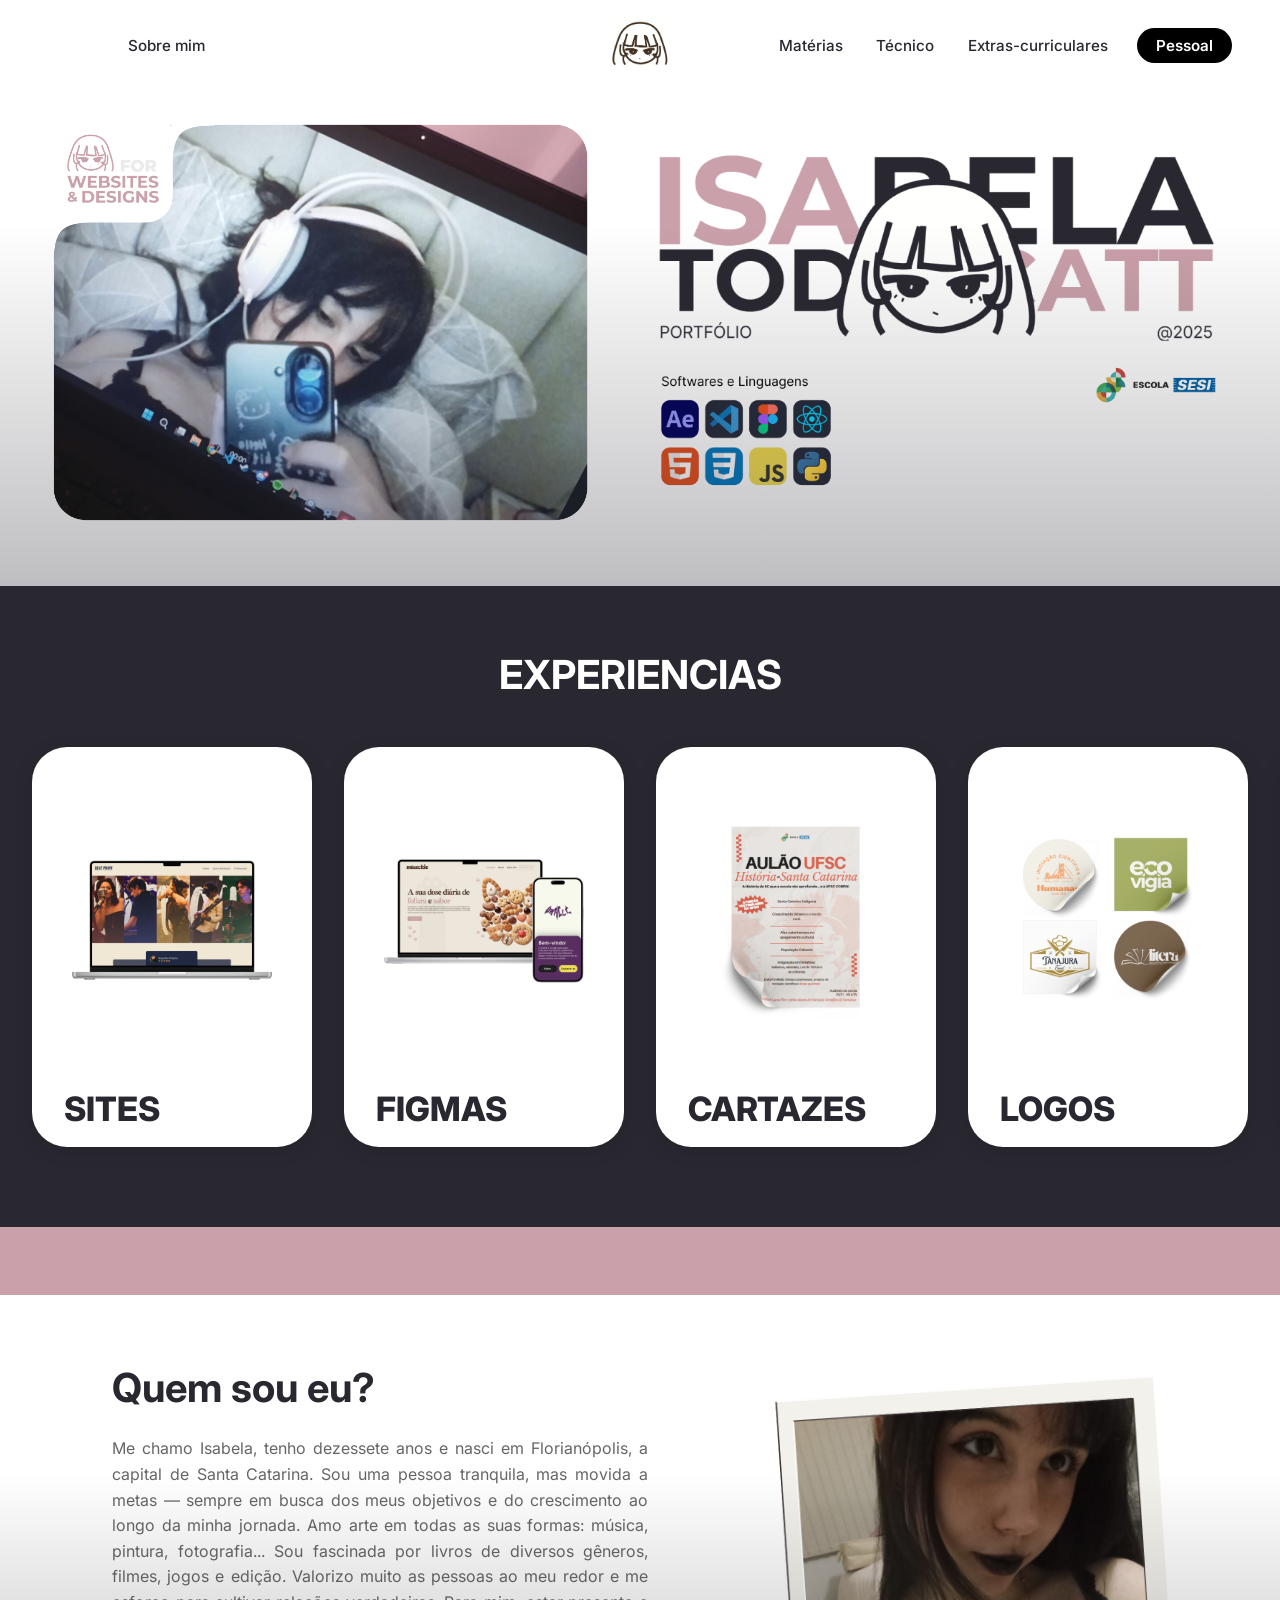
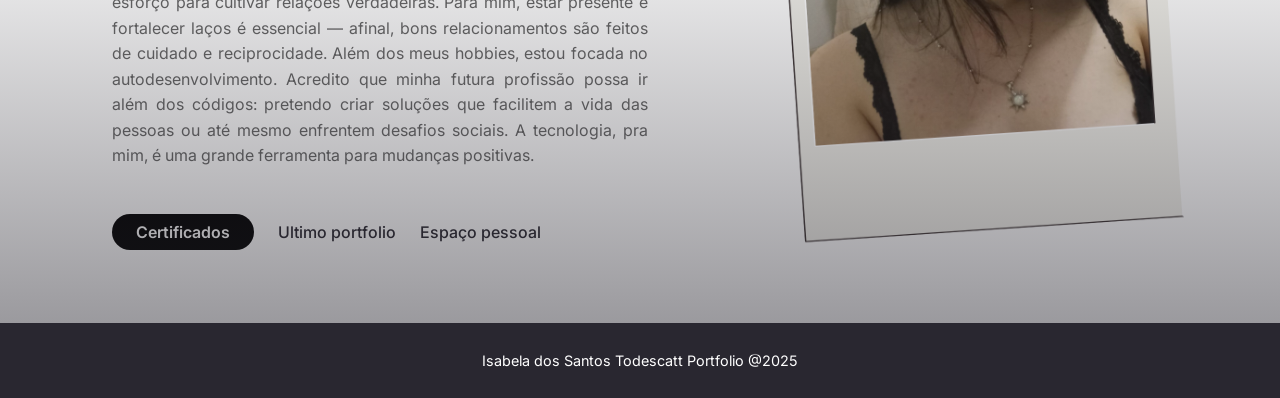
<file: index.html>
<!DOCTYPE html>
<html lang="pt-br">
<head>
    <meta charset="UTF-8">
    <meta name="viewport" content="width=device-width, initial-scale=1.0">
    <title>Portfólio 2025</title>
    <link rel="preconnect" href="https://fonts.googleapis.com">
    <link rel="preconnect" href="https://fonts.gstatic.com" crossorigin>
    <link href="https://fonts.googleapis.com/css2?family=Inter:wght@400;500;600;700&display=swap" rel="stylesheet">
    <link rel="stylesheet" href="css/style.css">
</head>
<body>
    <nav class="navbar">
        <div class="nav-container">
            <!-- Item da esquerda -->
            <div class="nav-item left">
                <a id="sobremim" class="nav-link" onclick="sobre()">Sobre mim</a>
            </div>

            <!-- Logo no centro -->
            <div class="logo">
                <a onclick="home()">
                    <img src="assets/logomini.png" alt="Logo">
                </a>
            </div>

            <!-- Itens da direita -->
            <div class="nav-items-right">
                <div class="nav-item dropdown">
                    <a href="#materias" class="nav-link">Matérias</a>
                    <div class="dropdown-content">
                        <a href="materias/humanas.html">Humanas</a>
                        <a href="materias/linguagens.html">Linguagens</a>
                        <a href="materias/matematica.html">Matemática</a>
                        <a href="materias/natureza.html">Natureza</a>
                    </div>
                </div>

                <div class="nav-item dropdown">
                    <a href="#tecnico" class="nav-link">Técnico</a>
                    <div class="dropdown-content">
                        <a href="tecnico/banco-dados.html">Banco de Dados</a>
                        <a href="tecnico/modelagem-sistemas.html">Modelagem de Sistemas</a>
                        <a href="tecnico/teste-sistemas.html">Teste de Sistemas</a>
                    </div>
                </div>

                <div class="nav-item dropdown">
                    <a href="#extras" class="nav-link">Extras-curriculares</a>
                    <div class="dropdown-content">
                        <a href="extras/ic.html">IC História</a>
                    </div>
                </div>

                <div class="nav-item">
                    <a href="#pessoal" class="nav-link pessoal">Pessoal</a>
                </div>
            </div>

            <!-- Menu hamburger para mobile -->
            <div class="hamburger">
                <span></span>
                <span></span>
                <span></span>
            </div>
        </div>
    </nav>

    <!-- Containers para as imagens -->
    <main class="main-content">
        <div class="containers-wrapper">
            <div class="image-container">
                <img src="assets/imagem1.png" alt="Imagem 1" class="responsive-image" draggable="false">
            </div>
            <div class="image-container">
                <img src="assets/imagem2.png" alt="Imagem 2" class="responsive-image2" draggable="false">
            </div>
        </div>
    </main>

    <!-- Carrossel EXPERIENCIAS -->
    <section class="experiencias-section">
        <div class="experiencias-container">
            <h2 class="experiencias-title">EXPERIENCIAS</h2>
            <div class="carrossel-container">
                <div class="carrossel-track">
                    <!-- Item 1 -->
                    <div class="experiencia-item">
                        <div class="experiencia-img">
                            <img src="assets/carrossel/1.png" alt="Experiência 1">
                        </div>
                        <h3 class="experiencia-titulo">SITES</h3>
                    </div>
                    <!-- Item 2 -->
                    <div class="experiencia-item">
                        <div class="experiencia-img">
                            <img src="assets/carrossel/2.png" alt="Experiência 2">
                        </div>
                        <h3 class="experiencia-titulo">FIGMAS</h3>
                    </div>
                    <!-- Item 3 -->
                    <div class="experiencia-item">
                        <div class="experiencia-img">
                            <img src="assets/carrossel/3.png" alt="Experiência 3">
                        </div>
                        <h3 class="experiencia-titulo">CARTAZES</h3>
                    </div>
                    <!-- Item 4 -->
                    <div class="experiencia-item">
                        <div class="experiencia-img">
                            <img src="assets/carrossel/4.png" alt="Experiência 4">
                        </div>
                        <h3 class="experiencia-titulo">LOGOS</h3>
                    </div>
                    <!-- Item 5 -->
                    <div class="experiencia-item">
                        <div class="experiencia-img">
                            <img src="assets/carrossel/5.png" alt="Experiência 5">
                        </div>
                        <h3 class="experiencia-titulo">VÍDEOS</h3>
                    </div>
                    <!-- Adicione mais itens se necessário -->
                </div>
            </div>
            <!-- Removidos os controles -->
        </div>
    </section>

    <div class="separar">
        <br>
    </div>

    <!-- Container Quem Sou Eu -->
    <section class="quem-sou-section" id="sobreMim">
        <div class="quem-sou-container">
            <div class="quem-sou-content">
                <!-- Lado esquerdo - Texto e botões -->
                <div class="quem-sou-left">
                    <h2 class="quem-sou-title">Quem sou eu?</h2>
                    <p class="quem-sou-text">
                        Me chamo Isabela, tenho dezessete anos e nasci em Florianópolis, a capital de Santa Catarina. Sou uma pessoa tranquila, mas movida a metas — sempre em busca dos meus objetivos e do crescimento ao longo da minha jornada. Amo arte em todas as suas formas: música, pintura, fotografia... Sou fascinada por livros de diversos gêneros, filmes, jogos e edição. Valorizo muito as pessoas ao meu redor e me esforço para cultivar relações verdadeiras. Para mim, estar presente e fortalecer laços é essencial — afinal, bons relacionamentos são feitos de cuidado e reciprocidade. Além dos meus hobbies, estou focada no autodesenvolvimento. Acredito que minha futura profissão possa ir além dos códigos: pretendo criar soluções que facilitem a vida das pessoas ou até mesmo enfrentem desafios sociais. A tecnologia, pra mim, é uma grande ferramenta para mudanças positivas. 
                    </p>
                    <div class="quem-sou-buttons">
                        <a href="https://drive.google.com/drive/folders/18C_o4lT5eZB5jFXbtkOBe80lW6eBLR0R" target="_blank" class="btn-certificados">Certificados</a>
                        <a href="https://portfoliobela.carrd.co/" target="_blank" class="btn-link">Ultimo portfolio</a>
                        <a href="#espaco" class="btn-link">Espaço pessoal</a>
                    </div>
                </div>
                
                <!-- Lado direito - Foto -->
                <div class="quem-sou-right">
                    <div class="foto-container">
                        <img src="assets/aboutme.png" alt="Minha foto" class="minha-foto" draggable="false">
                    </div>
                </div>
            </div>
        </div>
    </section>

    <div class="separar2">
        <p>Isabela dos Santos Todescatt Portfolio @2025</p>
    </div>


    <script src="js/script.js"></script>
</body>
</html>
</file>
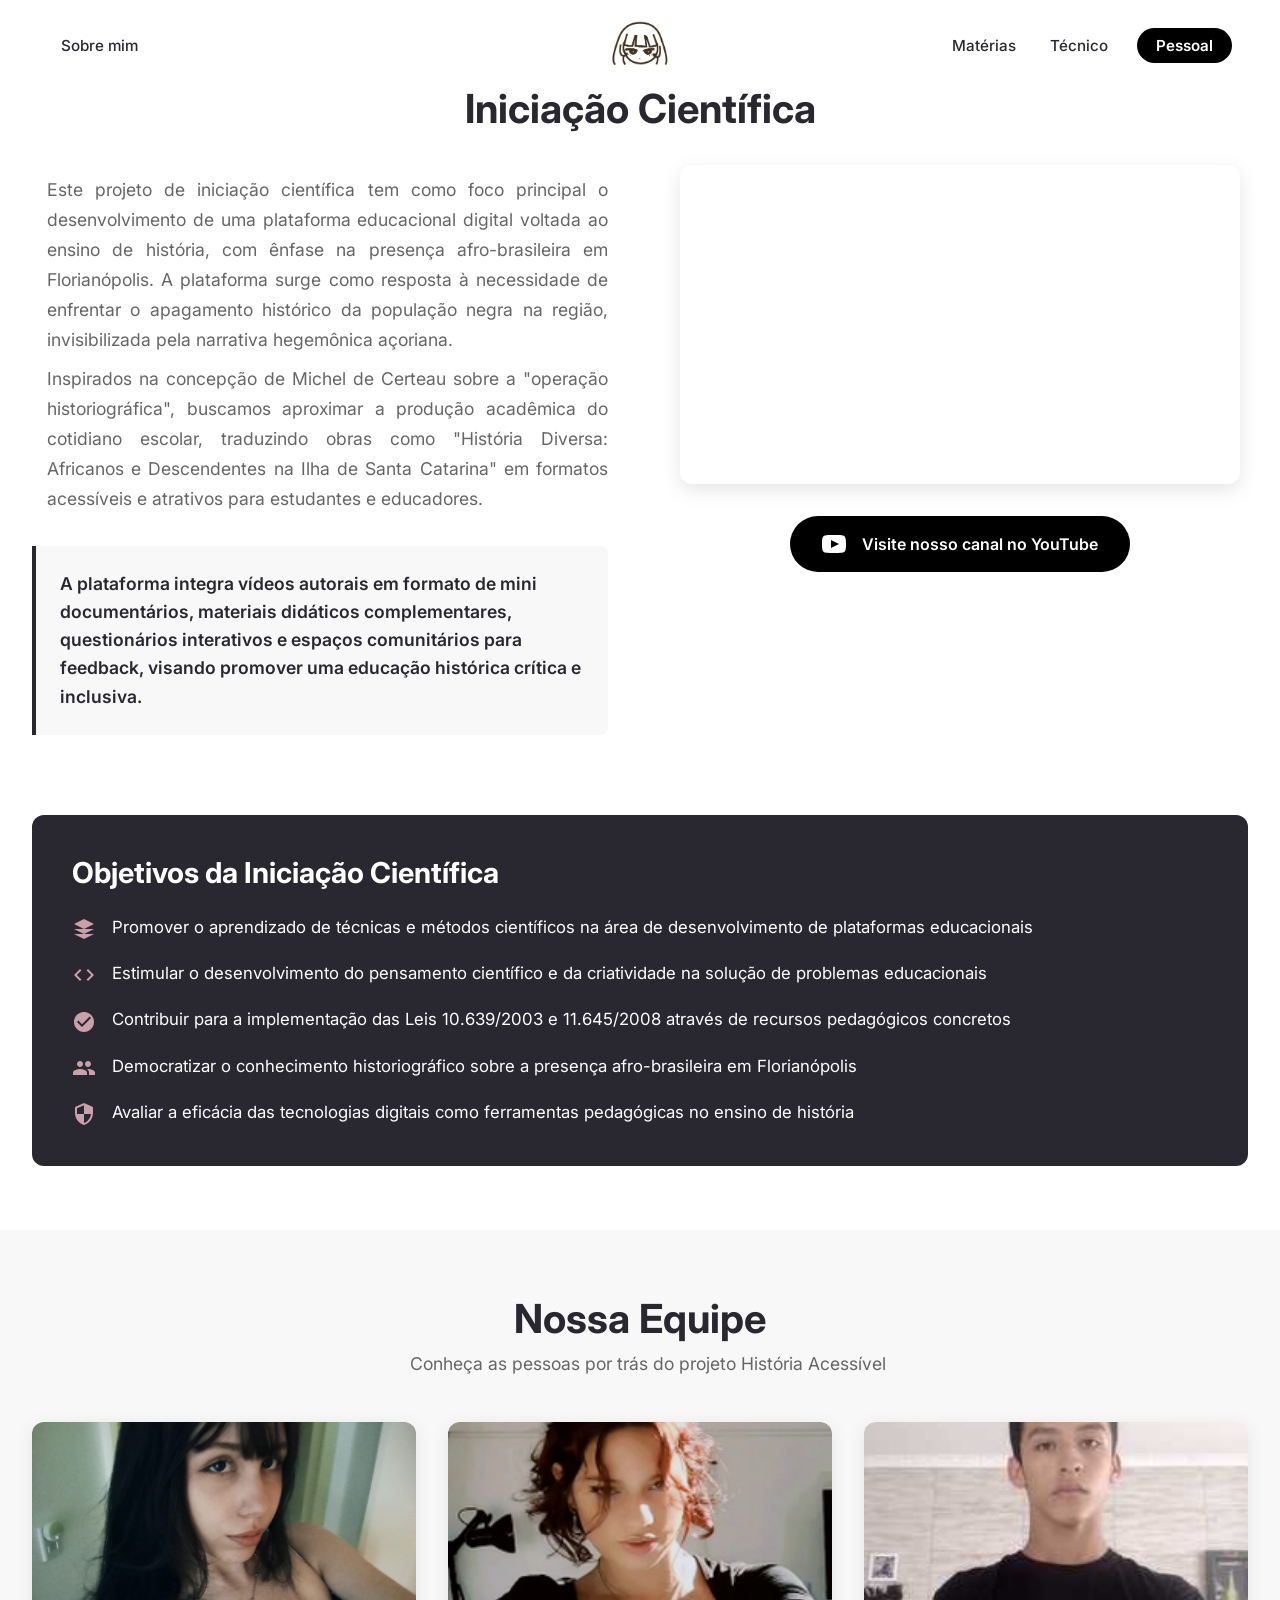
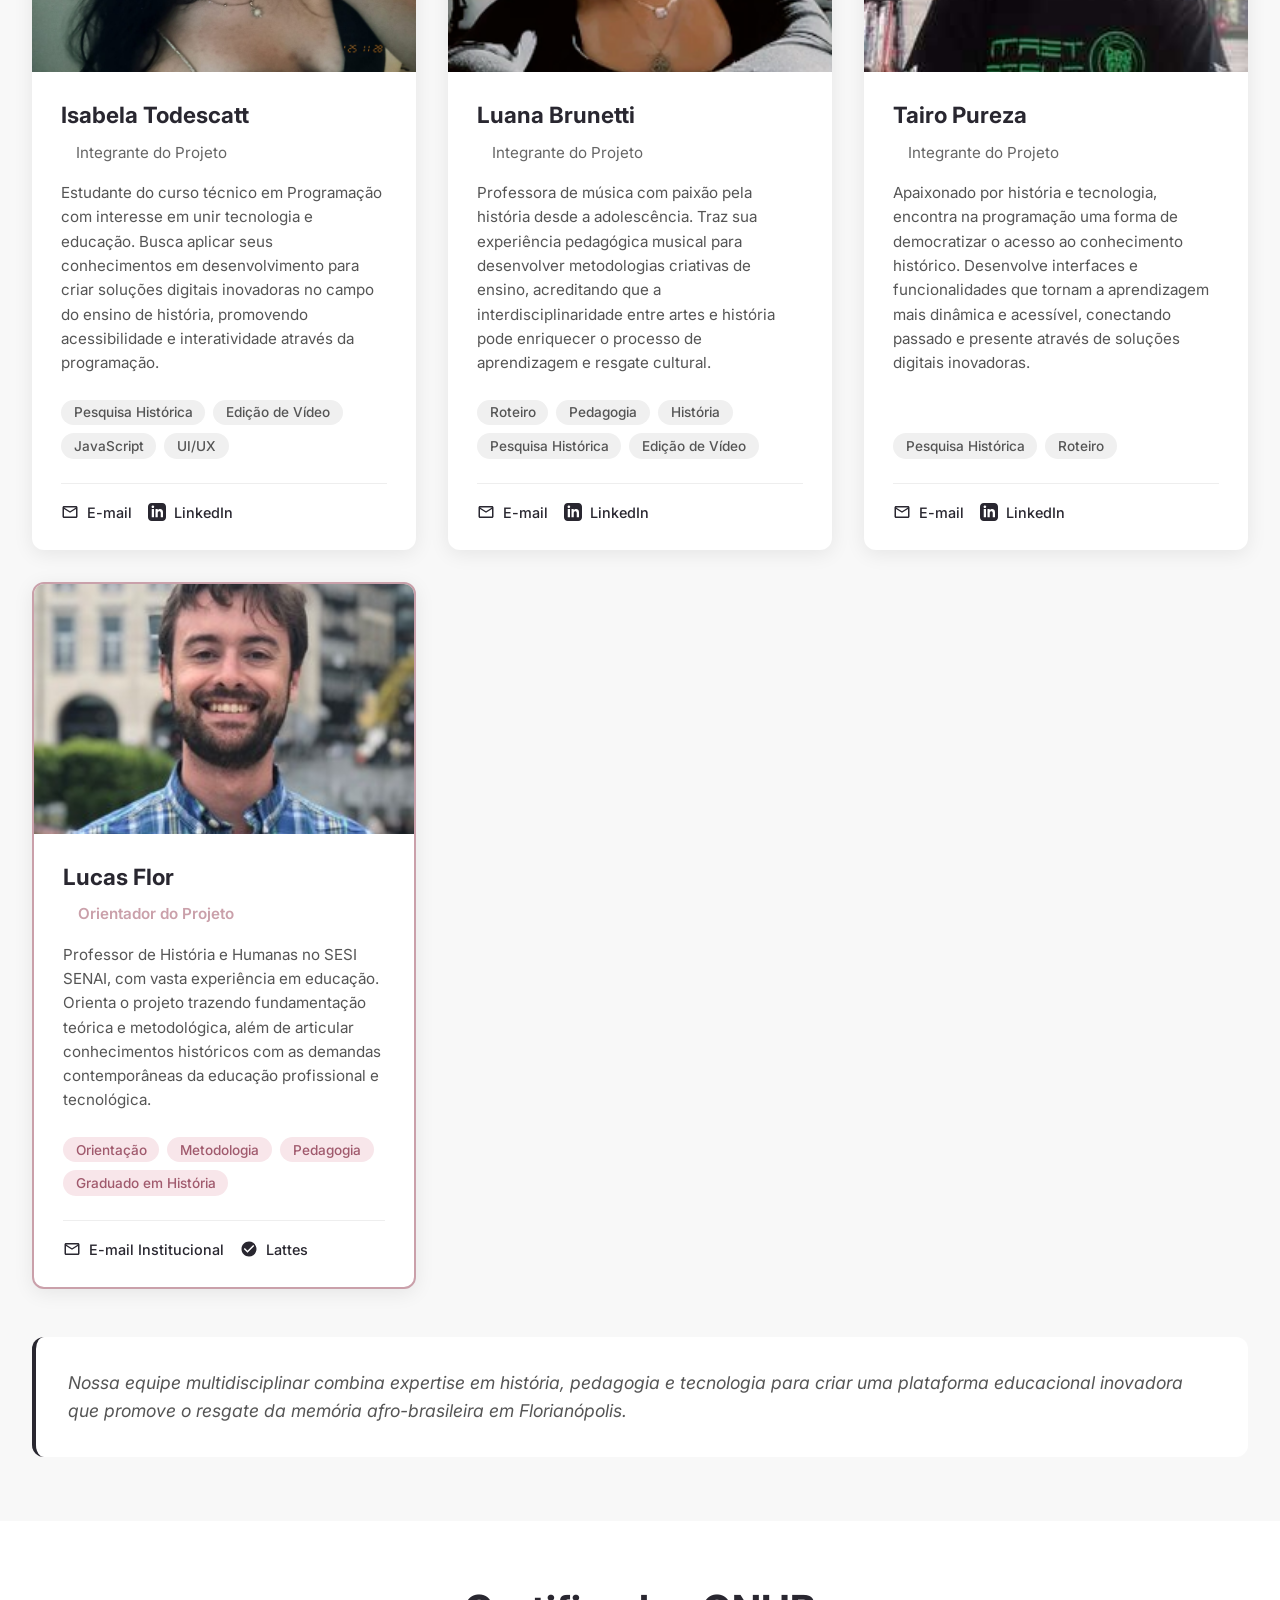
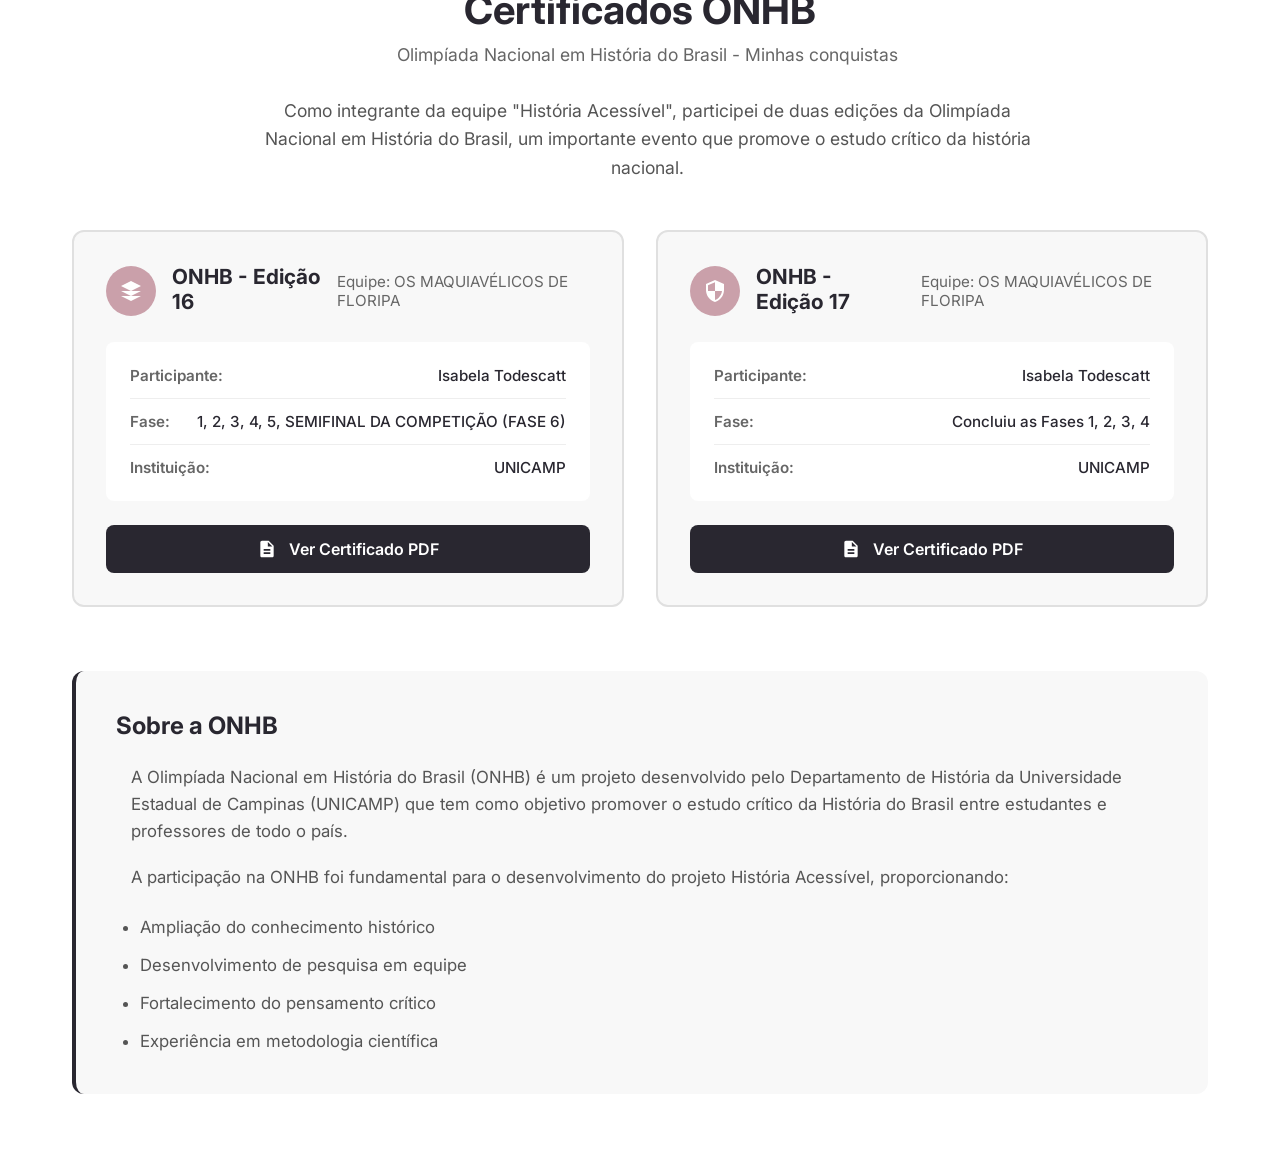
<file: extras/ic.html>
<!DOCTYPE html>
<html lang="pt-br">
<head>
    <meta charset="UTF-8">
    <meta name="viewport" content="width=device-width, initial-scale=1.0">
    <title>Iniciação Científica de História - Isabela Todescatt</title>
    <link rel="preconnect" href="https://fonts.googleapis.com">
    <link rel="preconnect" href="https://fonts.gstatic.com" crossorigin>
    <link href="https://fonts.googleapis.com/css2?family=Inter:wght@400;500;600;700&display=swap" rel="stylesheet">
    <link rel="stylesheet" href="../css/style.css">
    <link rel="stylesheet" href="../css/materias.css">

    <style>
        /* Ícones SVG inline - pode mover para um arquivo separado se preferir */
        .ic-objetivo-icon {
            width: 24px;
            height: 24px;
            fill: #CAA0AA;
        }
        
        .youtube-icon {
            width: 24px;
            height: 24px;
            fill: white;
        }
    </style>
</head>
<body> <nav class="navbar">
        <div class="nav-container">
            <div class="nav-item left">
                <a href="../index.html" class="nav-link">Sobre mim</a>
            </div>

            <div class="logo">
                <a href="../index.html">
                    <img src="../assets/logomini.png" alt="Logo">
                </a>
            </div>

            <div class="nav-items-right">
                <div class="nav-item dropdown">
                    <a href="#" class="nav-link">Matérias</a>
                    <div class="dropdown-content">
                        <a href="../materias/humanas.html">Humanas</a>
                        <a href="../materias/linguagens.html">Linguagens</a>
                        <a href="../materias/matematica.html">Matemática</a>
                        <a href="../materias/natureza.html">Natureza</a>
                    </div>
                </div>

                <div class="nav-item dropdown">
                    <a href="#" class="nav-link">Técnico</a>
                    <div class="dropdown-content">
                        <a href="../tecnico/banco-dados.html">Banco de Dados</a>
                        <a href="../tecnico/modelagem-sistemas.html">Modelagem de Sistemas</a>
                        <a href="../tecnico/teste-sistemas.html">Teste de Sistemas</a>
                    </div>
                </div>

                <div class="nav-item">
                    <a href="#" class="nav-link pessoal">Pessoal</a>
                </div>
            </div>

            <div class="hamburger">
                <span></span>
                <span></span>
                <span></span>
            </div>
        </div>
    </nav>
<br>
        <section class="ic-section">
        <div class="ic-container">
            <h2 class="ic-title">Iniciação Científica</h2>
            
            <div class="ic-content">
                <div class="ic-left">
                    <div class="ic-text">
                        <p>Este projeto de iniciação científica tem como foco principal o desenvolvimento de uma plataforma educacional digital voltada ao ensino de história, com ênfase na presença afro-brasileira em Florianópolis. A plataforma surge como resposta à necessidade de enfrentar o apagamento histórico da população negra na região, invisibilizada pela narrativa hegemônica açoriana.</p>
                        
                        <p>Inspirados na concepção de Michel de Certeau sobre a "operação historiográfica", buscamos aproximar a produção acadêmica do cotidiano escolar, traduzindo obras como "História Diversa: Africanos e Descendentes na Ilha de Santa Catarina" em formatos acessíveis e atrativos para estudantes e educadores.</p>
                    </div>
                    
                    <div class="ic-highlight">
                        <p>A plataforma integra vídeos autorais em formato de mini documentários, materiais didáticos complementares, questionários interativos e espaços comunitários para feedback, visando promover uma educação histórica crítica e inclusiva.</p>
                    </div>
                </div>
                
                <div class="ic-right">
                    <div class="ic-video-container">
                        <!-- Substitua o src com o link do seu vídeo -->
                        <iframe width="560" height="315" 
                        src="https://www.youtube.com/embed/0FXqkWpipLw?si=rgWruHnguI6sGbe3" 
                        title="YouTube video player" 
                        frameborder="0" 
                        allow="accelerometer; autoplay; clipboard-write; encrypted-media; gyroscope; picture-in-picture; web-share" referrerpolicy="strict-origin-when-cross-origin" allowfullscreen>
                        </iframe>
                    </div>
                    
                    <a href="https://www.youtube.com/@historia.acessivel.floripa" 
                       target="_blank" 
                       class="ic-channel-link">
                        <svg class="youtube-icon" viewBox="0 0 24 24">
                            <path d="M19.615 3.184c-3.604-.246-11.631-.245-15.23 0-3.897.266-4.356 2.62-4.385 8.816.029 6.185.484 8.549 4.385 8.816 3.6.245 11.626.246 15.23 0 3.897-.266 4.356-2.62 4.385-8.816-.029-6.185-.484-8.549-4.385-8.816zm-10.615 12.816v-8l8 3.993-8 4.007z"/>
                        </svg>
                        Visite nosso canal no YouTube
                    </a>
                </div>
            </div>
            
            <div class="ic-objetivos">
                <h3 class="ic-objetivos-title">Objetivos da Iniciação Científica</h3>
                <ul class="ic-objetivos-list">
                    <li class="ic-objetivo-item">
                        <svg class="ic-objetivo-icon" viewBox="0 0 24 24">
                            <path d="M12 2L2 7l10 5 10-5-10-5zM2 17l10 5 10-5M2 12l10 5 10-5"/>
                        </svg>
                        <span>Promover o aprendizado de técnicas e métodos científicos na área de desenvolvimento de plataformas educacionais</span>
                    </li>
                    <li class="ic-objetivo-item">
                        <svg class="ic-objetivo-icon" viewBox="0 0 24 24">
                            <path d="M9.4 16.6L4.8 12l4.6-4.6L8 6l-6 6 6 6 1.4-1.4zm5.2 0l4.6-4.6-4.6-4.6L16 6l6 6-6 6-1.4-1.4z"/>
                        </svg>
                        <span>Estimular o desenvolvimento do pensamento científico e da criatividade na solução de problemas educacionais</span>
                    </li>
                    <li class="ic-objetivo-item">
                        <svg class="ic-objetivo-icon" viewBox="0 0 24 24">
                            <path d="M12 2C6.48 2 2 6.48 2 12s4.48 10 10 10 10-4.48 10-10S17.52 2 12 2zm-2 15l-5-5 1.41-1.41L10 14.17l7.59-7.59L19 8l-9 9z"/>
                        </svg>
                        <span>Contribuir para a implementação das Leis 10.639/2003 e 11.645/2008 através de recursos pedagógicos concretos</span>
                    </li>
                    <li class="ic-objetivo-item">
                        <svg class="ic-objetivo-icon" viewBox="0 0 24 24">
                            <path d="M16 11c1.66 0 2.99-1.34 2.99-3S17.66 5 16 5c-1.66 0-3 1.34-3 3s1.34 3 3 3zm-8 0c1.66 0 2.99-1.34 2.99-3S9.66 5 8 5C6.34 5 5 6.34 5 8s1.34 3 3 3zm0 2c-2.33 0-7 1.17-7 3.5V19h14v-2.5c0-2.33-4.67-3.5-7-3.5zm8 0c-.29 0-.62.02-.97.05 1.16.84 1.97 1.97 1.97 3.45V19h6v-2.5c0-2.33-4.67-3.5-7-3.5z"/>
                        </svg>
                        <span>Democratizar o conhecimento historiográfico sobre a presença afro-brasileira em Florianópolis</span>
                    </li>
                    <li class="ic-objetivo-item">
                        <svg class="ic-objetivo-icon" viewBox="0 0 24 24">
                            <path d="M12 1L3 5v6c0 5.55 3.84 10.74 9 12 5.16-1.26 9-6.45 9-12V5l-9-4zm0 10.99h7c-.53 4.12-3.28 7.79-7 8.94V12H5V6.3l7-3.11v8.8z"/>
                        </svg>
                        <span>Avaliar a eficácia das tecnologias digitais como ferramentas pedagógicas no ensino de história</span>
                    </li>
                </ul>
            </div>
        </div>
    </section>

    <section class="integrantes-section">
        <div class="integrantes-container">
            <h2 class="integrantes-title">Nossa Equipe</h2>
            <p class="integrantes-subtitle">Conheça as pessoas por trás do projeto História Acessível</p>
            
            <div class="integrantes-grid">
                <!-- Integrante 1: Isabela Todescatt -->
                <div class="integrante-card">
                    <div class="integrante-imagem">
                        <!-- Substitua pelo caminho da foto real -->
                        <img src="../assets/integrantes/isabela.jpeg" alt="Isabela Todescatt">
                    </div>
                    <div class="integrante-info">
                        <h3 class="integrante-nome">Isabela Todescatt</h3>
                        <p class="integrante-funcao">Integrante do Projeto</p>
                        <div class="integrante-descricao">
                            <p>Estudante do curso técnico em Programação com interesse em unir tecnologia e educação. Busca aplicar seus conhecimentos em desenvolvimento para criar soluções digitais inovadoras no campo do ensino de história, promovendo acessibilidade e interatividade através da programação.</p>
                        </div>
                        <div class="integrante-habilidades">
                            <span class="habilidade-tag">Pesquisa Histórica</span>
                            <span class="habilidade-tag">Edição de Vídeo</span>
                            <span class="habilidade-tag">JavaScript</span>
                            <span class="habilidade-tag">UI/UX</span>
                        </div>
                        <div class="integrante-contato">
                            <a href="mailto:isabela.todescatt@email.com" class="contato-link">
                                <svg class="contato-icon" viewBox="0 0 24 24">
                                    <path d="M20 4H4c-1.1 0-1.99.9-1.99 2L2 18c0 1.1.9 2 2 2h16c1.1 0 2-.9 2-2V6c0-1.1-.9-2-2-2zm0 14H4V8l8 5 8-5v10zm-8-7L4 6h16l-8 5z"/>
                                </svg>
                                E-mail
                            </a>
                            <a href="https://linkedin.com/in/isabelatodescatt" target="_blank" class="contato-link">
                                <svg class="contato-icon" viewBox="0 0 24 24">
                                    <path d="M19 0h-14c-2.761 0-5 2.239-5 5v14c0 2.761 2.239 5 5 5h14c2.762 0 5-2.239 5-5v-14c0-2.761-2.238-5-5-5zm-11 19h-3v-11h3v11zm-1.5-12.268c-.966 0-1.75-.79-1.75-1.764s.784-1.764 1.75-1.764 1.75.79 1.75 1.764-.783 1.764-1.75 1.764zm13.5 12.268h-3v-5.604c0-3.368-4-3.113-4 0v5.604h-3v-11h3v1.765c1.396-2.586 7-2.777 7 2.476v6.759z"/>
                                </svg>
                                LinkedIn
                            </a>
                        </div>
                    </div>
                </div>
                
                <!-- Integrante 2: Luana Brunetti -->
                <div class="integrante-card">
                    <div class="integrante-imagem">
                        <!-- Substitua pelo caminho da foto real -->
                        <img src="../assets/integrantes/lua.png" alt="Luana Brunetti">
                    </div>
                    <div class="integrante-info">
                        <h3 class="integrante-nome">Luana Brunetti</h3>
                        <p class="integrante-funcao">Integrante do Projeto</p>
                        <div class="integrante-descricao">
                            <p>Professora de música com paixão pela história desde a adolescência. Traz sua experiência pedagógica musical para desenvolver metodologias criativas de ensino, acreditando que a interdisciplinaridade entre artes e história pode enriquecer o processo de aprendizagem e resgate cultural.</p>
                        </div>
                        <div class="integrante-habilidades">
                            <span class="habilidade-tag">Roteiro</span>
                            <span class="habilidade-tag">Pedagogia</span>
                            <span class="habilidade-tag">História</span>
                            <span class="habilidade-tag">Pesquisa Histórica</span>
                            <span class="habilidade-tag">Edição de Vídeo</span>
                        </div>
                        <div class="integrante-contato">
                            <a href="mailto:luana.brunetti@email.com" class="contato-link">
                                <svg class="contato-icon" viewBox="0 0 24 24">
                                    <path d="M20 4H4c-1.1 0-1.99.9-1.99 2L2 18c0 1.1.9 2 2 2h16c1.1 0 2-.9 2-2V6c0-1.1-.9-2-2-2zm0 14H4V8l8 5 8-5v10zm-8-7L4 6h16l-8 5z"/>
                                </svg>
                                E-mail
                            </a>
                            <a href="https://linkedin.com/in/luanabrunetti" target="_blank" class="contato-link">
                                <svg class="contato-icon" viewBox="0 0 24 24">
                                    <path d="M19 0h-14c-2.761 0-5 2.239-5 5v14c0 2.761 2.239 5 5 5h14c2.762 0 5-2.239 5-5v-14c0-2.761-2.238-5-5-5zm-11 19h-3v-11h3v11zm-1.5-12.268c-.966 0-1.75-.79-1.75-1.764s.784-1.764 1.75-1.764 1.75.79 1.75 1.764-.783 1.764-1.75 1.764zm13.5 12.268h-3v-5.604c0-3.368-4-3.113-4 0v5.604h-3v-11h3v1.765c1.396-2.586 7-2.777 7 2.476v6.759z"/>
                                </svg>
                                LinkedIn
                            </a>
                        </div>
                    </div>
                </div>
                
                <!-- Integrante 3: Tairo Pureza -->
                <div class="integrante-card">
                    <div class="integrante-imagem">
                        <!-- Substitua pelo caminho da foto real -->
                        <img src="../assets/integrantes/tairo.jpg" alt="Tairo Pureza">
                    </div>
                    <div class="integrante-info">
                        <h3 class="integrante-nome">Tairo Pureza</h3>
                        <p class="integrante-funcao">Integrante do Projeto</p>
                        <div class="integrante-descricao">
                            <p>Apaixonado por história e tecnologia, encontra na programação uma forma de democratizar o acesso ao conhecimento histórico. Desenvolve interfaces e funcionalidades que tornam a aprendizagem mais dinâmica e acessível, conectando passado e presente através de soluções digitais inovadoras.</p>
                        </div>
                        <div class="integrante-habilidades">
                            <span class="habilidade-tag">Pesquisa Histórica</span>
                            <span class="habilidade-tag">Roteiro</span>
                        </div>
                        <div class="integrante-contato">
                            <a href="mailto:tairo.pureza@email.com" class="contato-link">
                                <svg class="contato-icon" viewBox="0 0 24 24">
                                    <path d="M20 4H4c-1.1 0-1.99.9-1.99 2L2 18c0 1.1.9 2 2 2h16c1.1 0 2-.9 2-2V6c0-1.1-.9-2-2-2zm0 14H4V8l8 5 8-5v10zm-8-7L4 6h16l-8 5z"/>
                                </svg>
                                E-mail
                            </a>
                            <a href="https://linkedin.com/in/tairopureza" target="_blank" class="contato-link">
                                <svg class="contato-icon" viewBox="0 0 24 24">
                                    <path d="M19 0h-14c-2.761 0-5 2.239-5 5v14c0 2.761 2.239 5 5 5h14c2.762 0 5-2.239 5-5v-14c0-2.761-2.238-5-5-5zm-11 19h-3v-11h3v11zm-1.5-12.268c-.966 0-1.75-.79-1.75-1.764s.784-1.764 1.75-1.764 1.75.79 1.75 1.764-.783 1.764-1.75 1.764zm13.5 12.268h-3v-5.604c0-3.368-4-3.113-4 0v5.604h-3v-11h3v1.765c1.396-2.586 7-2.777 7 2.476v6.759z"/>
                                </svg>
                                LinkedIn
                            </a>
                        </div>
                    </div>
                </div>
                
                <!-- Orientador: Lucas Flor -->
                <div class="integrante-card orientador-card">
                    <div class="integrante-imagem">
                        <!-- Substitua pelo caminho da foto real -->
                        <img src="../assets/integrantes/lucas.jpg" alt="Lucas Flor">
                    </div>
                    <div class="integrante-info">
                        <h3 class="integrante-nome">Lucas Flor</h3>
                        <p class="integrante-funcao orientador-funcao">Orientador do Projeto</p>
                        <div class="integrante-descricao">
                            <p>Professor de História e Humanas no SESI SENAI, com vasta experiência em educação. Orienta o projeto trazendo fundamentação teórica e metodológica, além de articular conhecimentos históricos com as demandas contemporâneas da educação profissional e tecnológica.</p>
                        </div>
                        <div class="integrante-habilidades">
                            <span class="habilidade-tag">Orientação</span>
                            <span class="habilidade-tag">Metodologia</span>
                            <span class="habilidade-tag">Pedagogia</span>
                            <span class="habilidade-tag">Graduado em História</span>
                        </div>
                        <div class="integrante-contato">
                            <a href="mailto:lucas.flor@ufsc.br" class="contato-link">
                                <svg class="contato-icon" viewBox="0 0 24 24">
                                    <path d="M20 4H4c-1.1 0-1.99.9-1.99 2L2 18c0 1.1.9 2 2 2h16c1.1 0 2-.9 2-2V6c0-1.1-.9-2-2-2zm0 14H4V8l8 5 8-5v10zm-8-7L4 6h16l-8 5z"/>
                                </svg>
                                E-mail Institucional
                            </a>
                            <a href="https://lattes.cnpq.br/123456789" target="_blank" class="contato-link">
                                <svg class="contato-icon" viewBox="0 0 24 24">
                                    <path d="M12 2C6.48 2 2 6.48 2 12s4.48 10 10 10 10-4.48 10-10S17.52 2 12 2zm-2 15l-5-5 1.41-1.41L10 14.17l7.59-7.59L19 8l-9 9z"/>
                                </svg>
                                Lattes
                            </a>
                        </div>
                    </div>
                </div>
            </div>
            
            <div class="equipe-mensagem">
                <p class="mensagem-texto">
                    Nossa equipe multidisciplinar combina expertise em história, pedagogia e tecnologia para criar uma plataforma educacional inovadora que promove o resgate da memória afro-brasileira em Florianópolis.
                </p>
            </div>
        </div>
    </section>

    <!-- SEÇÃO DE CERTIFICADOS ONHB -->
    <section class="certificados-section">
        <div class="certificados-container">
            <h2 class="certificados-title">Certificados ONHB</h2>
            <p class="certificados-subtitle">Olimpíada Nacional em História do Brasil - Minhas conquistas</p>
            
            <div class="certificados-info">
                <p>Como integrante da equipe "História Acessível", participei de duas edições da Olimpíada Nacional em História do Brasil, um importante evento que promove o estudo crítico da história nacional.</p>
            </div>
            
            <div class="certificados-grid">
                <!-- Certificado 1 -->
                <div class="certificado-card">
                    <div class="certificado-header">
                        <div class="certificado-badge">
                            <svg class="certificado-icon" viewBox="0 0 24 24">
                                <path d="M12 2L2 7l10 5 10-5-10-5zM2 17l10 5 10-5M2 12l10 5 10-5"/>
                            </svg>
                        </div>
                        <h3 class="certificado-nome">ONHB - Edição 16</h3>
                        <p class="certificado-equipe">Equipe: OS MAQUIAVÉLICOS DE FLORIPA</p>
                    </div>
                    
                    <div class="certificado-detalhes">
                        <div class="detalhe-item">
                            <span class="detalhe-label">Participante:</span>
                            <span class="detalhe-valor">Isabela Todescatt</span>
                        </div>
                        <div class="detalhe-item">
                            <span class="detalhe-label">Fase:</span>
                            <span class="detalhe-valor">1, 2, 3,
4, 5, SEMIFINAL DA COMPETIÇÃO (FASE 6)</span>
                        </div>
                        <div class="detalhe-item">
                            <span class="detalhe-label">Instituição:</span>
                            <span class="detalhe-valor">UNICAMP</span>
                        </div>
                    </div>
                    
                    <div class="certificado-acoes">
                        <a href="../assets/onhb16.pdf" target="_blank" alt="pdf do certificado" class="btn-ver-certificado">
                            <svg class="btn-icon" viewBox="0 0 24 24">
                                <path d="M14 2H6c-1.1 0-1.99.9-1.99 2L4 20c0 1.1.89 2 1.99 2H18c1.1 0 2-.9 2-2V8l-6-6zm2 16H8v-2h8v2zm0-4H8v-2h8v2zm-3-5V3.5L18.5 9H13z"/>
                            </svg>
                            Ver Certificado PDF
                        </a>
                    </div>
                </div>
                
                <!-- Certificado 2 -->
                <div class="certificado-card">
                    <div class="certificado-header">
                        <div class="certificado-badge">
                            <svg class="certificado-icon" viewBox="0 0 24 24">
                                <path d="M12 1L3 5v6c0 5.55 3.84 10.74 9 12 5.16-1.26 9-6.45 9-12V5l-9-4zm0 10.99h7c-.53 4.12-3.28 7.79-7 8.94V12H5V6.3l7-3.11v8.8z"/>
                            </svg>
                        </div>
                        <h3 class="certificado-nome">ONHB - Edição 17</h3>
                        <p class="certificado-equipe">Equipe: OS MAQUIAVÉLICOS DE FLORIPA</p>
                    </div>
                    
                    <div class="certificado-detalhes">
                        <div class="detalhe-item">
                            <span class="detalhe-label">Participante:</span>
                            <span class="detalhe-valor">Isabela Todescatt</span>
                        </div>
                        <div class="detalhe-item">
                            <span class="detalhe-label">Fase:</span>
                            <span class="detalhe-valor">Concluiu as Fases 1, 2, 3, 4</span>
                        </div>
                        <div class="detalhe-item">
                            <span class="detalhe-label">Instituição:</span>
                            <span class="detalhe-valor">UNICAMP</span>
                        </div>
                    </div>
                    
                    <div class="certificado-acoes">
                        <a href="../assets/onhb17.pdf" target="_blank" alt="pdf do certificado" target="_blank" class="btn-ver-certificado">
                            <svg class="btn-icon" viewBox="0 0 24 24">
                                <path d="M14 2H6c-1.1 0-1.99.9-1.99 2L4 20c0 1.1.89 2 1.99 2H18c1.1 0 2-.9 2-2V8l-6-6zm2 16H8v-2h8v2zm0-4H8v-2h8v2zm-3-5V3.5L18.5 9H13z"/>
                            </svg>
                            Ver Certificado PDF
                        </a>
                    </div>
                </div>
            </div>
            
            <div class="onhb-sobre">
                <h3 class="sobre-title">Sobre a ONHB</h3>
                <div class="sobre-content">
                    <p>A Olimpíada Nacional em História do Brasil (ONHB) é um projeto desenvolvido pelo Departamento de História da Universidade Estadual de Campinas (UNICAMP) que tem como objetivo promover o estudo crítico da História do Brasil entre estudantes e professores de todo o país.</p>
                    <p>A participação na ONHB foi fundamental para o desenvolvimento do projeto História Acessível, proporcionando:</p>
                    <ul class="sobre-lista">
                        <li>Ampliação do conhecimento histórico</li>
                        <li>Desenvolvimento de pesquisa em equipe</li>
                        <li>Fortalecimento do pensamento crítico</li>
                        <li>Experiência em metodologia científica</li>
                    </ul>
                </div>
            </div>
        </div>
    </section>


    <script>
        // Script para tornar o iframe do YouTube responsivo
        function resizeVideo() {
            const videoContainer = document.querySelector('.ic-video-container');
            const iframe = videoContainer.querySelector('iframe');
            const width = videoContainer.offsetWidth;
            const height = (width * 9) / 16; // Mantém proporção 16:9
            
            iframe.style.height = height + 'px';
        }

        // Executa ao carregar e ao redimensionar
        window.addEventListener('load', resizeVideo);
        window.addEventListener('resize', resizeVideo);
    </script>
</body>
</html>
</file>
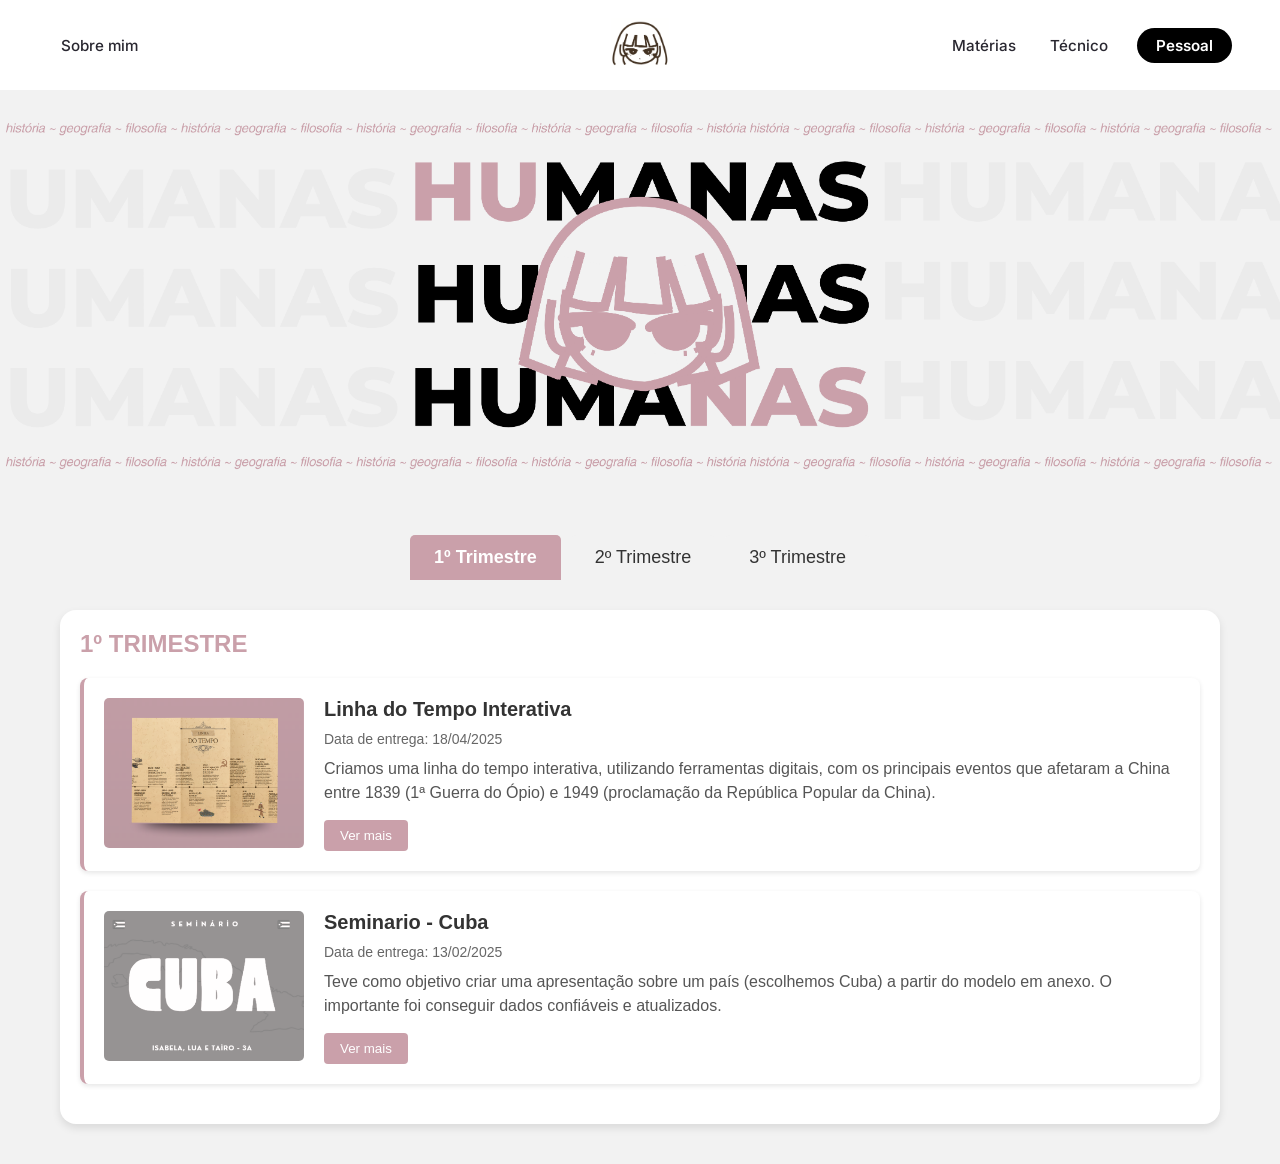
<file: materias/humanas.html>
<!DOCTYPE html>
<html lang="pt-br">
<head>
    <meta charset="UTF-8">
    <meta name="viewport" content="width=device-width, initial-scale=1.0">
    <title>Humanas - Isabela Todescatt</title>
    <link rel="preconnect" href="https://fonts.googleapis.com">
    <link rel="preconnect" href="https://fonts.gstatic.com" crossorigin>
    <link href="https://fonts.googleapis.com/css2?family=Inter:wght@400;500;600;700&display=swap" rel="stylesheet">
    <link rel="stylesheet" href="../css/style.css">
    <link rel="stylesheet" href="../css/materias.css">
</head>
<body>
    <!-- NAVBAR NOVA -->
    <nav class="navbar">
        <div class="nav-container">
            <div class="nav-item left">
                <a href="../index.html" class="nav-link">Sobre mim</a>
            </div>

            <div class="logo">
                <a href="../index.html">
                    <img src="../assets/logomini.png" alt="Logo">
                </a>
            </div>

            <div class="nav-items-right">
                <div class="nav-item dropdown">
                    <a href="#" class="nav-link">Matérias</a>
                    <div class="dropdown-content">
                        <a href="humanas.html">Humanas</a>
                        <a href="linguagens.html">Linguagens</a>
                        <a href="matematica.html">Matemática</a>
                        <a href="natureza.html">Natureza</a>
                    </div>
                </div>

                <div class="nav-item dropdown">
                    <a href="#" class="nav-link">Técnico</a>
                    <div class="dropdown-content">
                        <a href="../tecnico/banco-dados.html">Banco de Dados</a>
                        <a href="../tecnico/modelagem-sistemas.html">Modelagem de Sistemas</a>
                        <a href="../tecnico/teste-sistemas.html">Teste de Sistemas</a>
                    </div>
                </div>

                <div class="nav-item">
                    <a href="#" class="nav-link pessoal">Pessoal</a>
                </div>
            </div>

            <div class="hamburger">
                <span></span>
                <span></span>
                <span></span>
            </div>
        </div>
    </nav>

    <!-- CONTEÚDO DA PÁGINA HUMANAS -->
    <div class="capaMaterias">
        <img src="imgs/humanas.png" alt="Humanas">
    </div>

    <div class="trimestres-container">
        <div class="abas-trimestres">
            <button class="aba-trimestre ativo" data-trimestre="1">1º Trimestre</button>
            <button class="aba-trimestre" data-trimestre="2">2º Trimestre</button>
            <button class="aba-trimestre" data-trimestre="3">3º Trimestre</button>
        </div>
        
        <!-- 1º TRIMESTRE -->
        <div class="conteudo-trimestre ativo" id="trimestre1">
            <h2>1º Trimestre</h2>

            <div class="atividade">
                <div class="atividade-imagem">
                    <img src="imgs/ativHumanas/linhadotempo.png" alt="Linha do Tempo">
                </div>
                <div class="atividade-conteudo">
                    <h3 class="atividade-titulo">Linha do Tempo Interativa</h3>
                    <div class="atividade-info">
                        <span class="atividade-data">Data de entrega: 18/04/2025</span>
                    </div>
                    <p class="atividade-descricao">Criamos uma linha do tempo interativa, utilizando ferramentas digitais, com os principais eventos que afetaram a China entre 1839 (1ª Guerra do Ópio) e 1949 (proclamação da República Popular da China).</p>
                    <button class="botao-detalhes" onclick="hlinhatempo()">Ver mais</button>
                </div>
            </div>

            <div class="atividade">
                <div class="atividade-imagem">
                    <img src="imgs/ativHumanas/seminario.png" alt="Seminario de Cuba">
                </div>
                <div class="atividade-conteudo">
                    <h3 class="atividade-titulo">Seminario - Cuba</h3>
                    <div class="atividade-info">
                        <span class="atividade-data">Data de entrega: 13/02/2025</span>
                    </div>
                    <p class="atividade-descricao">Teve como objetivo criar uma apresentação sobre um país (escolhemos Cuba) a partir do modelo em anexo. O importante foi conseguir dados confiáveis e atualizados.</p>
                    <button class="botao-detalhes" onclick="hseminario()">Ver mais</button>
                </div>
            </div>
        </div>
        
        <!-- 2º TRIMESTRE -->
        <div class="conteudo-trimestre" id="trimestre2">
            <h2>2º Trimestre</h2>
            <div class="atividade">
                <div class="atividade-imagem">
                    <img src="imgs/ativHumanas/lisa.png" alt="Atividade Autoritarismo">
                </div>
                <div class="atividade-conteudo">
                    <h3 class="atividade-titulo">Atividade Autoritarismo</h3>
                    <div class="atividade-info">
                        <span class="atividade-data">Data de entrega: 18/06/2025</span>
                        <span class="atividade-data">Habilidades: C5 - H30, H36, H39 e H40</span>
                    </div>
                    <p class="atividade-descricao">A atividade consistia em relacionar o termo "autoritarismo" com a ficção cinematográfica. Nosso grupo decidiu utilizar a série de TV "Os Simpsons", o que permitiu a compreensão de forma crítica e criativa as relações de poder e características de um líder autoritário.</p>
                    <button class="botao-detalhes" onclick="hlisa()">Ver mais</button>
                </div>
            </div>

            <div class="atividade">
                <div class="atividade-imagem">
                    <img src="imgs/ativHumanas/hzambia.png" alt="Atividade Autoritarismo">
                </div>
                <div class="atividade-conteudo">
                    <h3 class="atividade-titulo">Zâmbia 2° Guerra Mundial e Descolonização Africa e Ásia</h3>
                    <div class="atividade-info">
                        <span class="atividade-data">Data de entrega: 23/08/2025</span>
                        <span class="atividade-data">Habilidades: H30, H39 e H40</span>
                    </div>
                    <p class="atividade-descricao">O trabalho envolvia analisar criticamente a descolonização de um país da Ásia ou da África, destacando como a Segunda Guerra Mundial acelerou o processo de independência no pós-guerra. Fiquei muito satisfeito com a minha pesquisa e com o trabalho que produzi.</p>
                    <button class="botao-detalhes" onclick="hzambia()">Ver mais</button>
                </div>
            </div>

            <div class="atividade">
                <div class="atividade-imagem">
                    <img src="imgs/ativHumanas/hcarrossel.png" alt="Atividade Autoritarismo">
                </div>
                <div class="atividade-conteudo">
                    <h3 class="atividade-titulo">Carrosel Holocausto</h3>
                    <div class="atividade-info">
                        <span class="atividade-data">Data de entrega: 18/06/2025</span>
                        <span class="atividade-data">Habilidades: C5 - H30; C6 - H40</span>
                    </div>
                    <p class="atividade-descricao">O objetivo foi criar um carrossel de imagens para uma rede social, com seis fotos e textos curtos, com o propósito de promover a conscientização sobre o Holocausto e combater notícias falsas. Achei a atividade muito interessante e fiquei satisfeito com o resultado.</p>
                    <button class="botao-detalhes" onclick="hholocausto()">Ver mais</button>
                </div>
            </div>
        </div>
        
        <!-- 3º TRIMESTRE -->
        <div class="conteudo-trimestre" id="trimestre3">
            <h2>3º Trimestre</h2>
            <div class="atividade">
                <div class="atividade-imagem">
                    <img src="imgs/ativHumanas/hbrasilia.png" alt="Nova Capital Brasil">
                </div>
                <div class="atividade-conteudo">
                    <h3 class="atividade-titulo">Atividade Criação Nova Capital para o Brasil</h3>
                    <div class="atividade-info">
                        <span class="atividade-data">Data de entrega: 17/10/2025</span>
                        <span class="atividade-data">Habilidades: C5 - H30, H36, H39 e H40</span>
                    </div>
                    <p class="atividade-descricao">A tarefa central dessa atividade consistiu no planejamento integral de uma nova capital para o Brasil, abrangendo desde a sua fundamentação conceitual até a sua materialização espacial e arquitetônica.</p>
                    <button class="botao-detalhes" onclick="hbrasilia()">Ver mais</button>
                </div>
            </div>

            <div class="atividade">
                <div class="atividade-imagem">
                    <img src="imgs/ativHumanas/hvargas.png" alt="Nova Capital Brasil">
                </div>
                <div class="atividade-conteudo">
                    <h3 class="atividade-titulo">Júri Simulado: O Julgamento de Getúlio Vargas</h3>
                    <div class="atividade-info">
                        <span class="atividade-data">Data de entrega: 17/10/2025</span>
                        <span class="atividade-data">Habilidades: H39</span>
                    </div>
                    <p class="atividade-descricao">Atuei como Carlos Lacerda, a principal testemunha de acusação. Personifiquei o célebre opositor do regime, defendendo com base em pesquisa histórica que o governo Vargas foi marcado por autoritarismo e repressão, utilizando-me de minha oratória para influenciar o júri popular contra o réu.</p>
                    <button class="botao-detalhes" onclick="hjuriGV()">Ver mais</button>
                </div>
            </div>
            
            <div class="atividade">
                <div class="atividade-imagem">
                    <img src="imgs/ativHumanas/hvargas.png" alt="Nova Capital Brasil">
                </div>
                <div class="atividade-conteudo">
                    <h3 class="atividade-titulo">Governos brasileiros de 1945 a 1964</h3>
                    <div class="atividade-info">
                        <span class="atividade-data">Data de entrega: 17/10/2025</span>
                        <span class="atividade-data">Habilidades: H39</span>
                    </div>
                    <p class="atividade-descricao">Pesquisamos e preenchemos uma planilha sobre os governos brasileiros do período de 1945 até o último governo antes da ditadura militar.</p>
                    <button class="botao-detalhes" onclick="hgovernos()">Ver mais</button>
                </div>
            </div>
            
        </div>
    </div>

    <script src="../js/script.js"></script>
    <script src="../js//materias.js"></script>
    <script>
        // Script simples para as abas
        document.addEventListener('DOMContentLoaded', function() {
            const botoesAbas = document.querySelectorAll('.aba-trimestre');
            
            botoesAbas.forEach(botao => {
                botao.addEventListener('click', function() {
                    // Remove a classe ativa de todos os botões
                    botoesAbas.forEach(b => b.classList.remove('ativo'));
                    
                    // Adiciona a classe ativa ao botão clicado
                    this.classList.add('ativo');
                    
                    // Esconde todos os conteúdos
                    document.querySelectorAll('.conteudo-trimestre').forEach(conteudo => {
                        conteudo.classList.remove('ativo');
                    });
                    
                    // Mostra o conteúdo correspondente
                    const trimestreId = this.getAttribute('data-trimestre');
                    document.getElementById('trimestre' + trimestreId).classList.add('ativo');
                });
            });
        });
    </script>
</body>
</html>
</file>
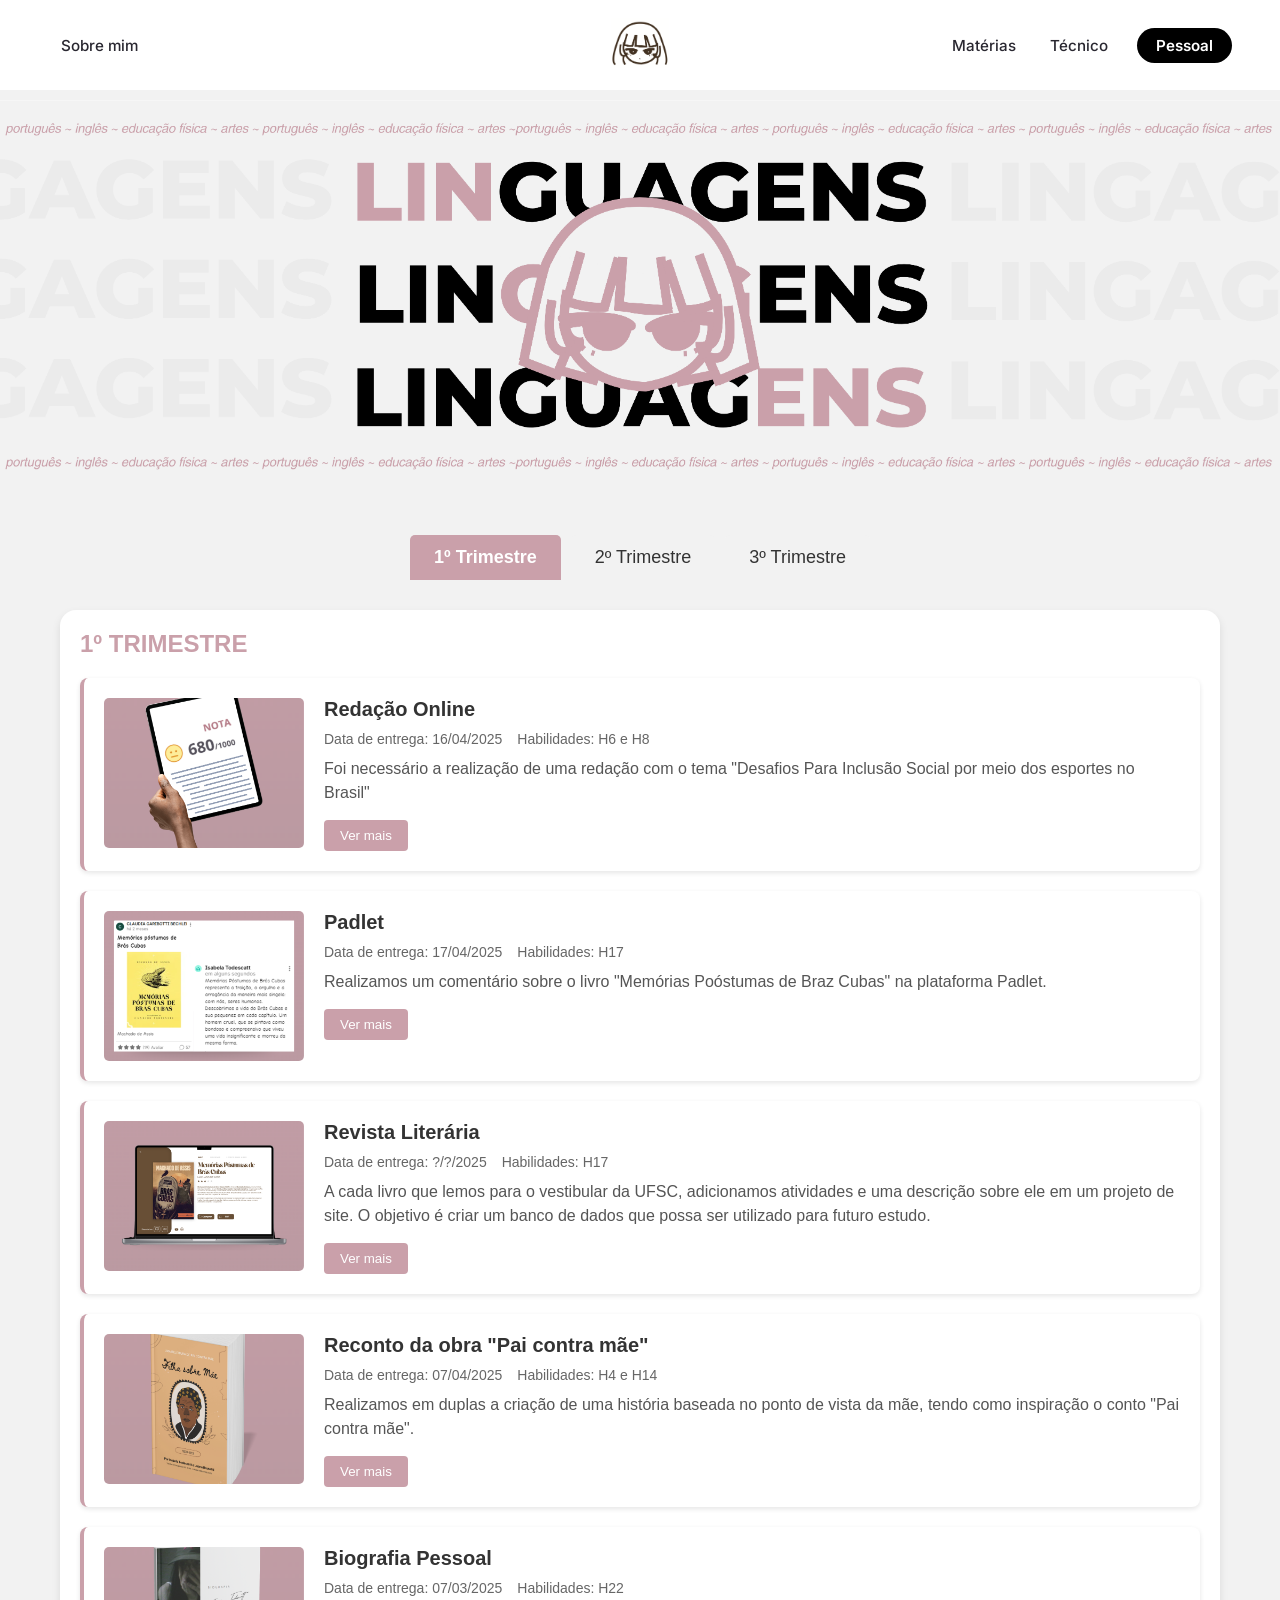
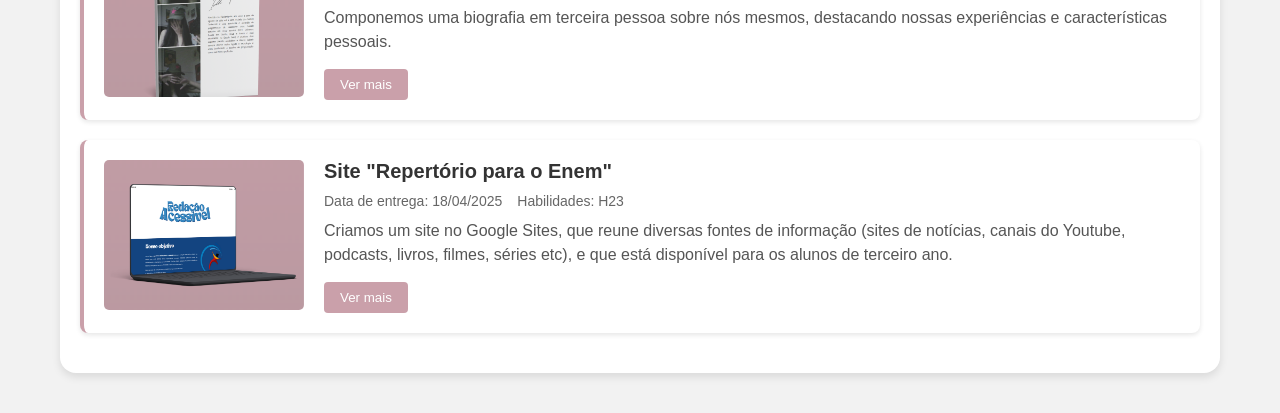
<file: materias/linguagens.html>
<!DOCTYPE html>
<html lang="pt-br">
<head>
    <meta charset="UTF-8">
    <meta name="viewport" content="width=device-width, initial-scale=1.0">
    <title>Linguagens - Isabela Todescatt</title>
    <link rel="preconnect" href="https://fonts.googleapis.com">
    <link rel="preconnect" href="https://fonts.gstatic.com" crossorigin>
    <link href="https://fonts.googleapis.com/css2?family=Inter:wght@400;500;600;700&display=swap" rel="stylesheet">
    <link rel="stylesheet" href="../css/style.css">
    <link rel="stylesheet" href="../css/materias.css">
</head>
<body>
    <!-- NAVBAR NOVA -->
    <nav class="navbar">
        <div class="nav-container">
            <div class="nav-item left">
                <a href="../index.html" class="nav-link">Sobre mim</a>
            </div>

            <div class="logo">
                <a href="../index.html">
                    <img src="../assets/logomini.png" alt="Logo">
                </a>
            </div>

            <div class="nav-items-right">
                <div class="nav-item dropdown">
                    <a href="#" class="nav-link">Matérias</a>
                    <div class="dropdown-content">
                        <a href="humanas.html">Humanas</a>
                        <a href="linguagens.html">Linguagens</a>
                        <a href="matematica.html">Matemática</a>
                        <a href="natureza.html">Natureza</a>
                    </div>
                </div>

                <div class="nav-item dropdown">
                    <a href="#" class="nav-link">Técnico</a>
                    <div class="dropdown-content">
                        <a href="../tecnico/banco-dados.html">Banco de Dados</a>
                        <a href="../tecnico/modelagem-sistemas.html">Modelagem de Sistemas</a>
                        <a href="../tecnico/teste-sistemas.html">Teste de Sistemas</a>
                    </div>
                </div>

                <div class="nav-item">
                    <a href="#" class="nav-link pessoal">Pessoal</a>
                </div>
            </div>

            <div class="hamburger">
                <span></span>
                <span></span>
                <span></span>
            </div>
        </div>
    </nav>

    <!-- CONTEÚDO DA PÁGINA LINGUAGENS -->
    <div class="capaMaterias">
        <img src="imgs/linguagens.png" alt="Linguagens">
    </div>

    <div class="trimestres-container">
        <div class="abas-trimestres">
            <button class="aba-trimestre ativo" data-trimestre="1">1º Trimestre</button>
            <button class="aba-trimestre" data-trimestre="2">2º Trimestre</button>
            <button class="aba-trimestre" data-trimestre="3">3º Trimestre</button>
        </div>
        
        <!-- 1º TRIMESTRE -->
        <div class="conteudo-trimestre ativo" id="trimestre1">
            <h2>1º Trimestre</h2>

            <div class="atividade">
                <div class="atividade-imagem">
                    <img src="imgs/ativLinguagens/redacao.png" alt="Redação Online">
                </div>
                <div class="atividade-conteudo">
                    <h3 class="atividade-titulo">Redação Online</h3>
                    <div class="atividade-info">
                        <span class="atividade-data">Data de entrega: 16/04/2025</span>
                        <span class="atividade-data">Habilidades: H6 e H8</span>
                    </div>
                    <p class="atividade-descricao">Foi necessário a realização de uma redação com o tema "Desafios Para Inclusão Social por meio dos esportes no Brasil"</p>
                    <button class="botao-detalhes" onclick="lredacao()">Ver mais</button>
                </div>
            </div>

            <div class="atividade">
                <div class="atividade-imagem">
                    <img src="imgs/ativLinguagens/livropadlet1.png" alt="Padlet">
                </div>
                <div class="atividade-conteudo">
                    <h3 class="atividade-titulo">Padlet</h3>
                    <div class="atividade-info">
                        <span class="atividade-data">Data de entrega: 17/04/2025</span>
                        <span class="atividade-data">Habilidades: H17</span>
                    </div>
                    <p class="atividade-descricao">Realizamos um comentário sobre o livro "Memórias Poóstumas de Braz Cubas" na plataforma Padlet.</p>
                    <button class="botao-detalhes" onclick="lpadlet1()">Ver mais</button>
                </div>
            </div>

            <div class="atividade">
                <div class="atividade-imagem">
                    <img src="imgs/ativLinguagens/revista.png" alt="Revista Literária">
                </div>
                <div class="atividade-conteudo">
                    <h3 class="atividade-titulo">Revista Literária</h3>
                    <div class="atividade-info">
                        <span class="atividade-data">Data de entrega: ?/?/2025</span>
                        <span class="atividade-data">Habilidades: H17</span>
                    </div>
                    <p class="atividade-descricao">A cada livro que lemos para o vestibular da UFSC, adicionamos atividades e uma descrição sobre ele em um projeto de site. O objetivo é criar um banco de dados que possa ser utilizado para futuro estudo.</p>
                    <button class="botao-detalhes" onclick="lrevista()">Ver mais</button>
                </div>
            </div>

            <div class="atividade">
                <div class="atividade-imagem">
                    <img src="imgs/ativLinguagens/conto.png" alt="Reconto da obra Pai contra mãe">
                </div>
                <div class="atividade-conteudo">
                    <h3 class="atividade-titulo">Reconto da obra "Pai contra mãe"</h3>
                    <div class="atividade-info">
                        <span class="atividade-data">Data de entrega: 07/04/2025</span>
                        <span class="atividade-data">Habilidades: H4 e H14</span>
                    </div>
                    <p class="atividade-descricao">Realizamos em duplas a criação de uma história baseada no ponto de vista da mãe, tendo como inspiração o conto "Pai contra mãe".</p>
                    <button class="botao-detalhes" onclick="lconto()">Ver mais</button>
                </div>
            </div>

            <div class="atividade">
                <div class="atividade-imagem">
                    <img src="imgs/ativLinguagens/biografia.png" alt="Biografia Pessoal">
                </div>
                <div class="atividade-conteudo">
                    <h3 class="atividade-titulo">Biografia Pessoal</h3>
                    <div class="atividade-info">
                        <span class="atividade-data">Data de entrega: 07/03/2025</span>
                        <span class="atividade-data">Habilidades: H22</span>
                    </div>
                    <p class="atividade-descricao">Componemos uma biografia em terceira pessoa sobre nós mesmos, destacando nossas experiências e características pessoais.</p>
                    <button class="botao-detalhes" onclick="lbiografia()">Ver mais</button>
                </div>
            </div>

            <div class="atividade">
                <div class="atividade-imagem">
                    <img src="imgs/ativLinguagens/repertorio.png" alt="Site Repertório para o Enem">
                </div>
                <div class="atividade-conteudo">
                    <h3 class="atividade-titulo">Site "Repertório para o Enem"</h3>
                    <div class="atividade-info">
                        <span class="atividade-data">Data de entrega: 18/04/2025</span>
                        <span class="atividade-data">Habilidades: H23</span>
                    </div>
                    <p class="atividade-descricao">Criamos um site no Google Sites, que reune diversas fontes de informação (sites de notícias, canais do Youtube, podcasts, livros, filmes, séries etc), e que está disponível para os alunos de terceiro ano.</p>
                    <button class="botao-detalhes" onclick="lrepertorio()">Ver mais</button>
                </div>
            </div>
        </div>
        
        <!-- 2º TRIMESTRE -->
        <div class="conteudo-trimestre" id="trimestre2">
            <h2>2º Trimestre</h2>

            <div class="atividade">
                <div class="atividade-imagem">
                    <img src="imgs/ativLinguagens/revista.png" alt="Revista Literária">
                </div>
                <div class="atividade-conteudo">
                    <h3 class="atividade-titulo">Revista Literária</h3>
                    <div class="atividade-info">
                        <span class="atividade-data">Data de entrega: ?/?/2025</span>
                        <span class="atividade-data">Habilidades: H17</span>
                    </div>
                    <p class="atividade-descricao">A cada livro que lemos para o vestibular da UFSC, adicionamos atividades e uma descrição sobre ele em um projeto de site. O objetivo é criar um banco de dados que possa ser utilizado para futuro estudo.</p>
                    <button class="botao-detalhes" onclick="lrevista()">Ver mais</button>
                </div>
            </div>

            <div class="atividade">
                <div class="atividade-imagem">
                    <img src="imgs/ativLinguagens/redacao.png" alt="Redação Online">
                </div>
                <div class="atividade-conteudo">
                    <h3 class="atividade-titulo">Redação Online</h3>
                    <div class="atividade-info">
                        <span class="atividade-data">Data de entrega: 29/06/2025</span>
                        <span class="atividade-data">Habilidades: H6 e H8</span>
                    </div>
                    <p class="atividade-descricao">Foi necessário a realização de uma redação com o tema "Alternativas para reduzir a vulnerabilidade dos jovens frente aos golpes virtuais no Brasil"</p>
                    <button class="botao-detalhes" onclick="lredacao()">Ver mais</button>
                </div>
            </div>

            <div class="atividade">
                <div class="atividade-imagem">
                    <img src="imgs/ativLinguagens/arte consome.png" alt="Que Tipo De Arte Você Consome">
                </div>
                <div class="atividade-conteudo">
                    <h3 class="atividade-titulo">Que Tipo De Arte Você Consome? - Inglês</h3>
                    <div class="atividade-info">
                        <span class="atividade-data">Data de entrega: 08/08/2025</span>
                        <span class="atividade-data">Habilidades: H2 e H15</span>
                    </div>
                    <p class="atividade-descricao">Atividade que consistia criar um canva sobre os tipos de arte que consumimos, como música, filmes, séries, livros, jogos, entre outros, descrevendo nossos gostos e preferências em inglês.</p>
                    <button class="botao-detalhes" onclick="lingles()">Ver mais</button>
                </div>
            </div>
        </div>
        
        <!-- 3º TRIMESTRE -->
        <div class="conteudo-trimestre" id="trimestre3">
            <h2>3º Trimestre</h2>

            <div class="atividade">
                <div class="atividade-imagem">
                    <img src="imgs/ativLinguagens/lredacaocancelamento.png" alt="Nota 840 na Redação estilo ENEM">
                </div>
                <div class="atividade-conteudo">
                    <h3 class="atividade-titulo">Red1000</h3>
                    <div class="atividade-info">
                        <span class="atividade-data">Data de entrega: 19/10/2025</span>
                        <span class="atividade-data">H12 - Empregar recursos linguísticos para identificar e apresentar pontos de vista.</span>
                    </div>
                    <p class="atividade-descricao">Realização de uma redação disserto-argumentativa com o tema "Como combater a cultura do cancelamento no Brasil contemporâneo?"</p>
                    <button class="botao-detalhes" onclick="lredacaocancelamento()">Ver mais</button>
                </div>
            </div>

            <div class="atividade">
                <div class="atividade-imagem">
                    <img src="imgs/ativLinguagens/reels.png" alt="Reel/TikTok sobre a obra de Salim Miguel">
                </div>
                <div class="atividade-conteudo">
                    <h3 class="atividade-titulo">Reel / TikTok sobre a obra de Salim Miguel</h3>
                    <div class="atividade-info">
                        <span class="atividade-data">Data de entrega: 17/11/2025</span>
                        <span class="atividade-data">H15 - Produzir trabalhos individuais e coletivos</span>
                    </div>
                    <p class="atividade-descricao">No projeto, fui responsável pela edição e finalização do Reel/TikTok sobre a obra de Salim Miguel. Minha atuação concentrou-se em transformar o material bruto em um conteúdo dinâmico, com foco no ritmo, trilha sonora e legendas para engajar o público e transmitir o impacto da narrativa literária.</p>
                    <button class="botao-detalhes" onclick="lreels()">Ver mais</button>
                </div>
            </div>

            <div class="atividade">
                <div class="atividade-imagem">
                    <img src="imgs/ativLinguagens/carta.png" alt="Carta de Intenção">
                </div>
                <div class="atividade-conteudo">
                    <h3 class="atividade-titulo">Carta de Intenção</h3>
                    <div class="atividade-info">
                        <span class="atividade-data">Data de entrega: 17/11/2025</span>
                        <span class="atividade-data">H16 - Relacionar práticas corporais e artísticas à própria vida</span>
                    </div>
                    <p class="atividade-descricao">Redigi uma carta de intenção seguindo os critérios da UFSC, articulando de forma clara e estratégica minha trajetória, interesses acadêmicos e motivações para o curso escolhido. O foco foi demonstrar alinhamento entre minha formação pessoal, o projeto da universidade e a contribuição que pretendo oferecer à área.</p>
                    <button class="botao-detalhes" onclick="lcartaintencao()">Ver mais</button>
                </div>
            </div>
        </div>
    </div>

    <script src="../js/script.js"></script>
    <script src="../js/materias.js"></script>
    <script>
        // Script para as abas
        document.addEventListener('DOMContentLoaded', function() {
            const botoesAbas = document.querySelectorAll('.aba-trimestre');
            
            botoesAbas.forEach(botao => {
                botao.addEventListener('click', function() {
                    botoesAbas.forEach(b => b.classList.remove('ativo'));
                    this.classList.add('ativo');
                    
                    document.querySelectorAll('.conteudo-trimestre').forEach(conteudo => {
                        conteudo.classList.remove('ativo');
                    });
                    
                    const trimestreId = this.getAttribute('data-trimestre');
                    document.getElementById('trimestre' + trimestreId).classList.add('ativo');
                });
            });
        });
    </script>
</body>
</html>
</file>
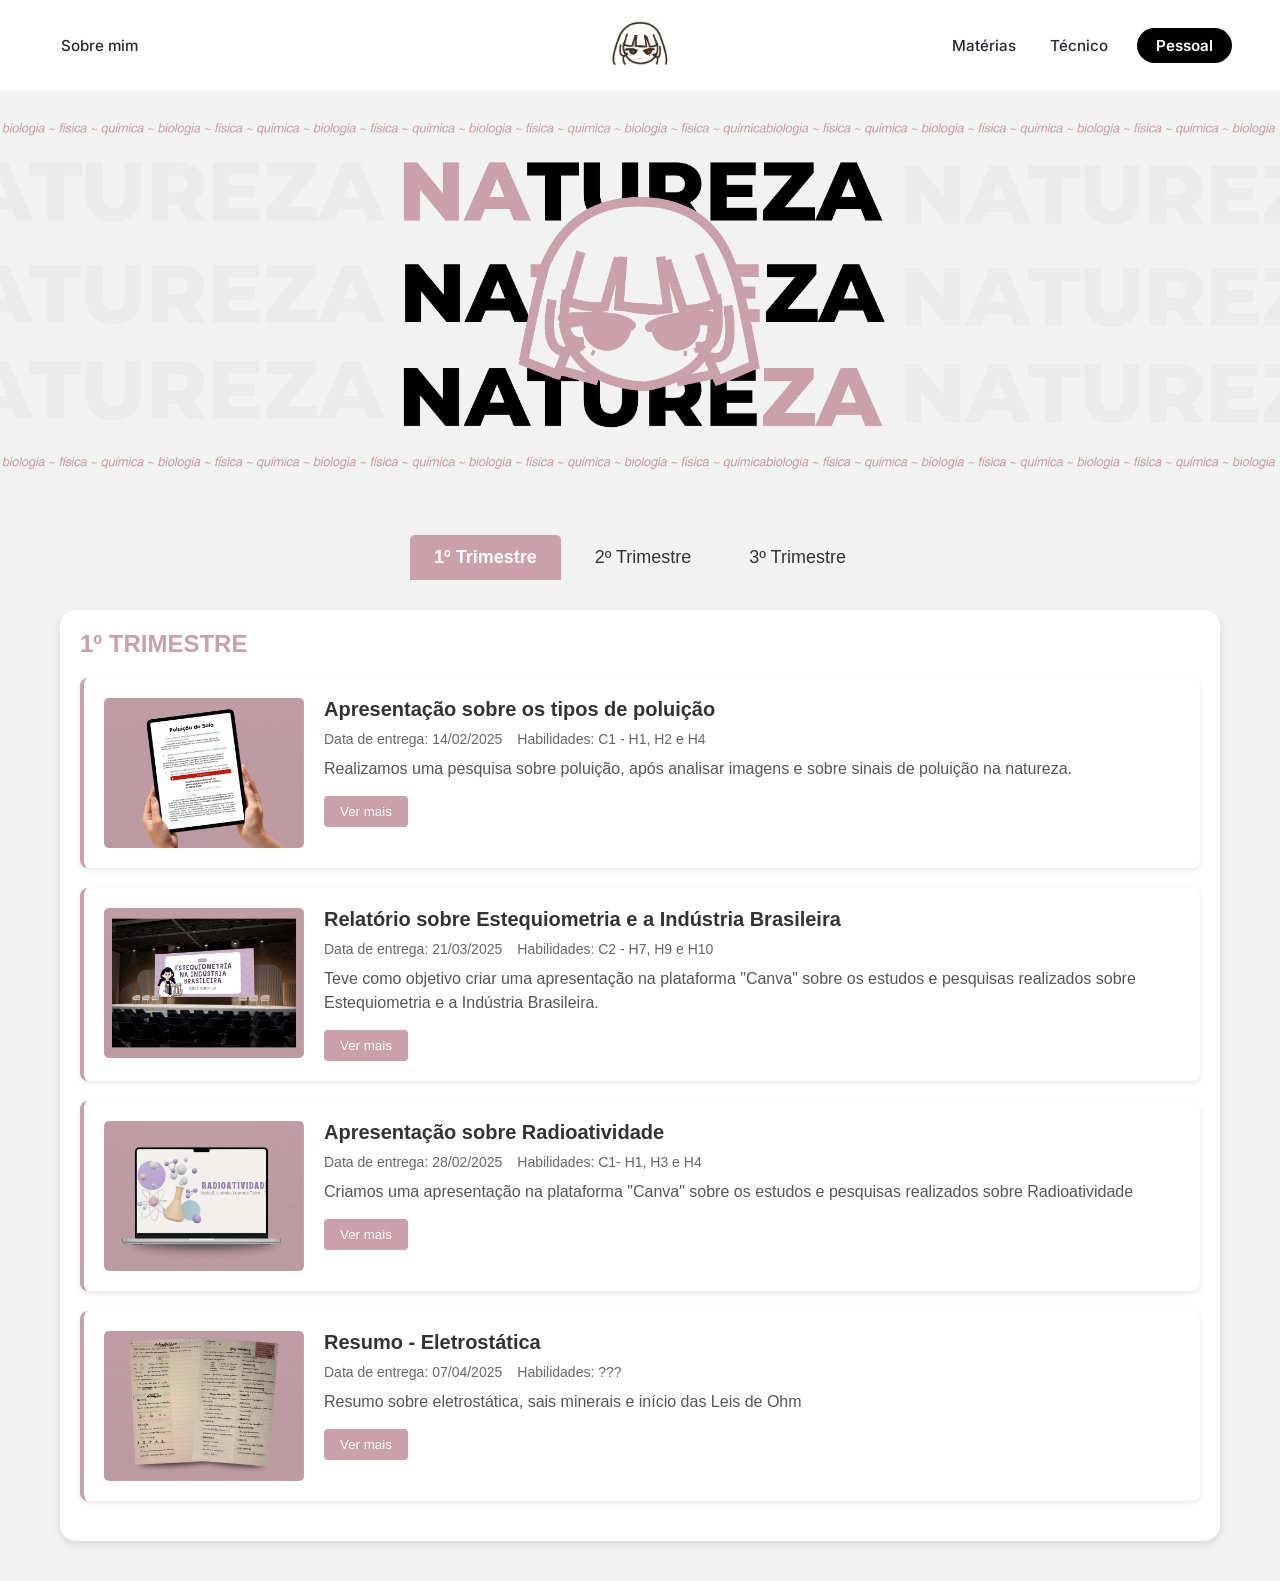
<file: materias/natureza.html>
<!DOCTYPE html>
<html lang="pt-br">
<head>
    <meta charset="UTF-8">
    <meta name="viewport" content="width=device-width, initial-scale=1.0">
    <title>Natureza - Isabela Todescatt</title>
    <link rel="preconnect" href="https://fonts.googleapis.com">
    <link rel="preconnect" href="https://fonts.gstatic.com" crossorigin>
    <link href="https://fonts.googleapis.com/css2?family=Inter:wght@400;500;600;700&display=swap" rel="stylesheet">
    <link rel="stylesheet" href="../css/style.css">
    <link rel="stylesheet" href="../css/materias.css">
</head>
<body>
    <!-- NAVBAR NOVA -->
    <nav class="navbar">
        <div class="nav-container">
            <div class="nav-item left">
                <a href="../index.html" class="nav-link">Sobre mim</a>
            </div>

            <div class="logo">
                <a href="../index.html">
                    <img src="../assets/logomini.png" alt="Logo">
                </a>
            </div>

            <div class="nav-items-right">
                <div class="nav-item dropdown">
                    <a href="#" class="nav-link">Matérias</a>
                    <div class="dropdown-content">
                        <a href="humanas.html">Humanas</a>
                        <a href="linguagens.html">Linguagens</a>
                        <a href="matematica.html">Matemática</a>
                        <a href="natureza.html">Natureza</a>
                    </div>
                </div>

                <div class="nav-item dropdown">
                    <a href="#" class="nav-link">Técnico</a>
                    <div class="dropdown-content">
                        <a href="../tecnico/banco-dados.html">Banco de Dados</a>
                        <a href="../tecnico/modelagem-sistemas.html">Modelagem de Sistemas</a>
                        <a href="../tecnico/teste-sistemas.html">Teste de Sistemas</a>
                    </div>
                </div>

                <div class="nav-item">
                    <a href="#" class="nav-link pessoal">Pessoal</a>
                </div>
            </div>

            <div class="hamburger">
                <span></span>
                <span></span>
                <span></span>
            </div>
        </div>
    </nav>

    <!-- CONTEÚDO DA PÁGINA NATUREZA -->
    <div class="capaMaterias">
        <img src="imgs/natureza.png" alt="Natureza">
    </div>

    <div class="trimestres-container">
        <div class="abas-trimestres">
            <button class="aba-trimestre ativo" data-trimestre="1">1º Trimestre</button>
            <button class="aba-trimestre" data-trimestre="2">2º Trimestre</button>
            <button class="aba-trimestre" data-trimestre="3">3º Trimestre</button>
        </div>
        
        <!-- 1º TRIMESTRE -->
        <div class="conteudo-trimestre ativo" id="trimestre1">
            <h2>1º Trimestre</h2>

            <div class="atividade">
                <div class="atividade-imagem">
                    <img src="imgs/ativNatureza/poluicao.png" alt="Apresentação sobre os tipos de poluição">
                </div>
                <div class="atividade-conteudo">
                    <h3 class="atividade-titulo">Apresentação sobre os tipos de poluição</h3>
                    <div class="atividade-info">
                        <span class="atividade-data">Data de entrega: 14/02/2025</span>
                        <span class="atividade-data">Habilidades: C1 - H1, H2 e H4</span>
                    </div>
                    <p class="atividade-descricao">Realizamos uma pesquisa sobre poluição, após analisar imagens e sobre sinais de poluição na natureza.</p>
                    <button class="botao-detalhes" onclick="npoluicao()">Ver mais</button>
                </div>
            </div>

            <div class="atividade">
                <div class="atividade-imagem">
                    <img src="imgs/ativNatureza/estequiometria.png" alt="Relatório sobre Estequiometria e a Indústria Brasileira">
                </div>
                <div class="atividade-conteudo">
                    <h3 class="atividade-titulo">Relatório sobre Estequiometria e a Indústria Brasileira</h3>
                    <div class="atividade-info">
                        <span class="atividade-data">Data de entrega: 21/03/2025</span>
                        <span class="atividade-data">Habilidades: C2 - H7, H9 e H10</span>
                    </div>
                    <p class="atividade-descricao">Teve como objetivo criar uma apresentação na plataforma "Canva" sobre os estudos e pesquisas realizados sobre Estequiometria e a Indústria Brasileira.</p>
                    <button class="botao-detalhes" onclick="nestequiometria()">Ver mais</button>
                </div>
            </div>

            <div class="atividade">
                <div class="atividade-imagem">
                    <img src="imgs/ativNatureza/radioatividade.png" alt="Apresentação sobre Radioatividade">
                </div>
                <div class="atividade-conteudo">
                    <h3 class="atividade-titulo">Apresentação sobre Radioatividade</h3>
                    <div class="atividade-info">
                        <span class="atividade-data">Data de entrega: 28/02/2025</span>
                        <span class="atividade-data">Habilidades: C1- H1, H3 e H4</span>
                    </div>
                    <p class="atividade-descricao">Criamos uma apresentação na plataforma "Canva" sobre os estudos e pesquisas realizados sobre Radioatividade</p>
                    <button class="botao-detalhes" onclick="nradioatividade()">Ver mais</button>
                </div>
            </div>

            <div class="atividade">
                <div class="atividade-imagem">
                    <img src="imgs/ativNatureza/caderno.png" alt="Resumo - Eletrostática">
                </div>
                <div class="atividade-conteudo">
                    <h3 class="atividade-titulo">Resumo - Eletrostática</h3>
                    <div class="atividade-info">
                        <span class="atividade-data">Data de entrega: 07/04/2025</span>
                        <span class="atividade-data">Habilidades: ???</span>
                    </div>
                    <p class="atividade-descricao">Resumo sobre eletrostática, sais minerais e início das Leis de Ohm</p>
                    <button class="botao-detalhes" onclick="neletrostatica()">Ver mais</button>
                </div>
            </div>
        </div>
        
        <!-- 2º TRIMESTRE -->
        <div class="conteudo-trimestre" id="trimestre2">
            <h2>2º Trimestre</h2>
            <div class="atividade">
                <div class="atividade-imagem">
                    <img src="imgs/ativNatureza/nat_glossario.png" alt="Glossário Ilustrado de Eletroquímica & Eletricidade">
                </div>
                <div class="atividade-conteudo">
                    <h3 class="atividade-titulo">Glossário Ilustrado de Eletroquímica & Eletricidade</h3>
                    <div class="atividade-info">
                        <span class="atividade-data">Data de entrega: 14/06/2025</span>
                        <span class="atividade-data">Habilidades: C2 - H6, H7 e H9</span>
                    </div>
                    <p class="atividade-descricao">Esta atividade foi um exercício completo de síntese e comunicação científica. Para cada um dos 28 termos (como Lei de Ohm, Eletrólise e DDP), pratiquei a habilidade de traduzir conceitos complexos em uma linguagem acessível, visual e aplicada, conectando a teoria às invenções do mundo real.</p>
                    <button class="botao-detalhes" onclick="nglossario()">Ver mais</button>
                </div>
            </div>

            <div class="atividade">
                <div class="atividade-imagem">
                    <img src="imgs/ativNatureza/nat_mapa_sistema.png" alt="Sistema Imunológico e Vacinas">
                </div>
                <div class="atividade-conteudo">
                    <h3 class="atividade-titulo">Sistema Imunológico e Vacinas</h3>
                    <div class="atividade-info">
                        <span class="atividade-data">Data de entrega: 03/07/2025</span>
                        <span class="atividade-data">Habilidades: C2 - H6, H7 e H9</span>
                    </div>
                    <p class="atividade-descricao">Este mapa mental teve como objetivo decifrar os processos do sistema imunológico. Ao final, fui capaz de identificar as principais células de defesa e suas funções, explicar a diferença entre resposta imune primária e secundária, e relacionar o mecanismo de ação de vacinas e soros na prevenção de doenças.</p>
                    <button class="botao-detalhes" onclick="nmapasistemas()">Ver mais</button>
                </div>
            </div>

            <div class="atividade">
                <div class="atividade-imagem">
                    <img src="imgs/ativNatureza/nat_campo.png" alt="Campo Magnético da Terra">
                </div>
                <div class="atividade-conteudo">
                    <h3 class="atividade-titulo">Canva Site - Campo Magnético da Terra</h3>
                    <div class="atividade-info">
                        <span class="atividade-data">Data de entrega: 08/08/2025</span>
                        <span class="atividade-data">Habilidades: C4 - H23</span>
                    </div>
                    <p class="atividade-descricao">Nesta atividade pesquisamos sobre o campo magnético da Terra, entendemos como ocorrem as auroras polares (com foco especial na aurora austral) e investigamos como tudo isso está conectado à nossa vida e tecnologia, expondo isso por meio da criação de um Canva Site</p>
                    <button class="botao-detalhes" onclick="autoralcamp()">Ver mais</button>
                </div>
            </div>
        </div>
        
        <!-- 3º TRIMESTRE -->
        <div class="conteudo-trimestre" id="trimestre3">
            <h2>3º Trimestre</h2>
            <div class="atividade">
                <div class="atividade-imagem">
                    <img src="imgs/ativNatureza/nat_oleo_essencial.png" alt="Extração de óleo essencial">
                </div>
                <div class="atividade-conteudo">
                    <h3 class="atividade-titulo">Extração de óleo essencial</h3>
                    <div class="atividade-info">
                        <span class="atividade-data">Data de entrega: 18/11/2025</span>
                        <span class="atividade-data">Habilidades: C5 - H24 à H28</span>
                    </div>
                    <p class="atividade-descricao">Produzir um vídeo explicando o processo de destilação por arraste a vapor utilizando plantas aromáticas.</p>
                    <button class="botao-detalhes" onclick="noleoessencial()">Ver mais</button>
                </div>
            </div>

            <div class="atividade">
                <div class="atividade-imagem">
                    <img src="imgs/ativNatureza/nat_padlet.png" alt="Extração de óleo essencial">
                </div>
                <div class="atividade-conteudo">
                    <h3 class="atividade-titulo">Padlet sobre Química Orgânica</h3>
                    <div class="atividade-info">
                        <span class="atividade-data">Data de entrega: 18/11/2025</span>
                        <span class="atividade-data">Habilidades: C5 - H24 à H28</span>
                    </div>
                    <p class="atividade-descricao">A turma produziu um padlet cada um com um tema, o do meu grupo foi sobre recristalização</p>
                    <button class="botao-detalhes" onclick="ncristalizaçãopadlet()">Ver mais</button>
                </div>
            </div>

            <div class="atividade">
                <div class="atividade-imagem">
                    <img src="imgs/ativNatureza/nat_maquina.png" alt="Extração de óleo essencial">
                </div>
                <div class="atividade-conteudo">
                    <h3 class="atividade-titulo">Energia das máquinas</h3>
                    <div class="atividade-info">
                        <span class="atividade-data">Data de entrega: 18/11/2025</span>
                        <span class="atividade-data">Habilidades: C1 e C2 - H1, H2, H5 e H9</span>
                    </div>
                    <p class="atividade-descricao">O objetivo foi produzir uma apresentação no canva sobre maquinários que utilizam energia e seus impactos no mundo</p>
                    <button class="botao-detalhes" onclick="nenergia()">Ver mais</button>
                </div>
            </div>
        </div>
    </div>

    <script src="../js/script.js"></script>
    <script src="../js/materias.js"></script>
    <script>
        // Script para as abas
        document.addEventListener('DOMContentLoaded', function() {
            const botoesAbas = document.querySelectorAll('.aba-trimestre');
            
            botoesAbas.forEach(botao => {
                botao.addEventListener('click', function() {
                    botoesAbas.forEach(b => b.classList.remove('ativo'));
                    this.classList.add('ativo');
                    
                    document.querySelectorAll('.conteudo-trimestre').forEach(conteudo => {
                        conteudo.classList.remove('ativo');
                    });
                    
                    const trimestreId = this.getAttribute('data-trimestre');
                    document.getElementById('trimestre' + trimestreId).classList.add('ativo');
                });
            });
        });
    </script>
</body>
</html>
</file>
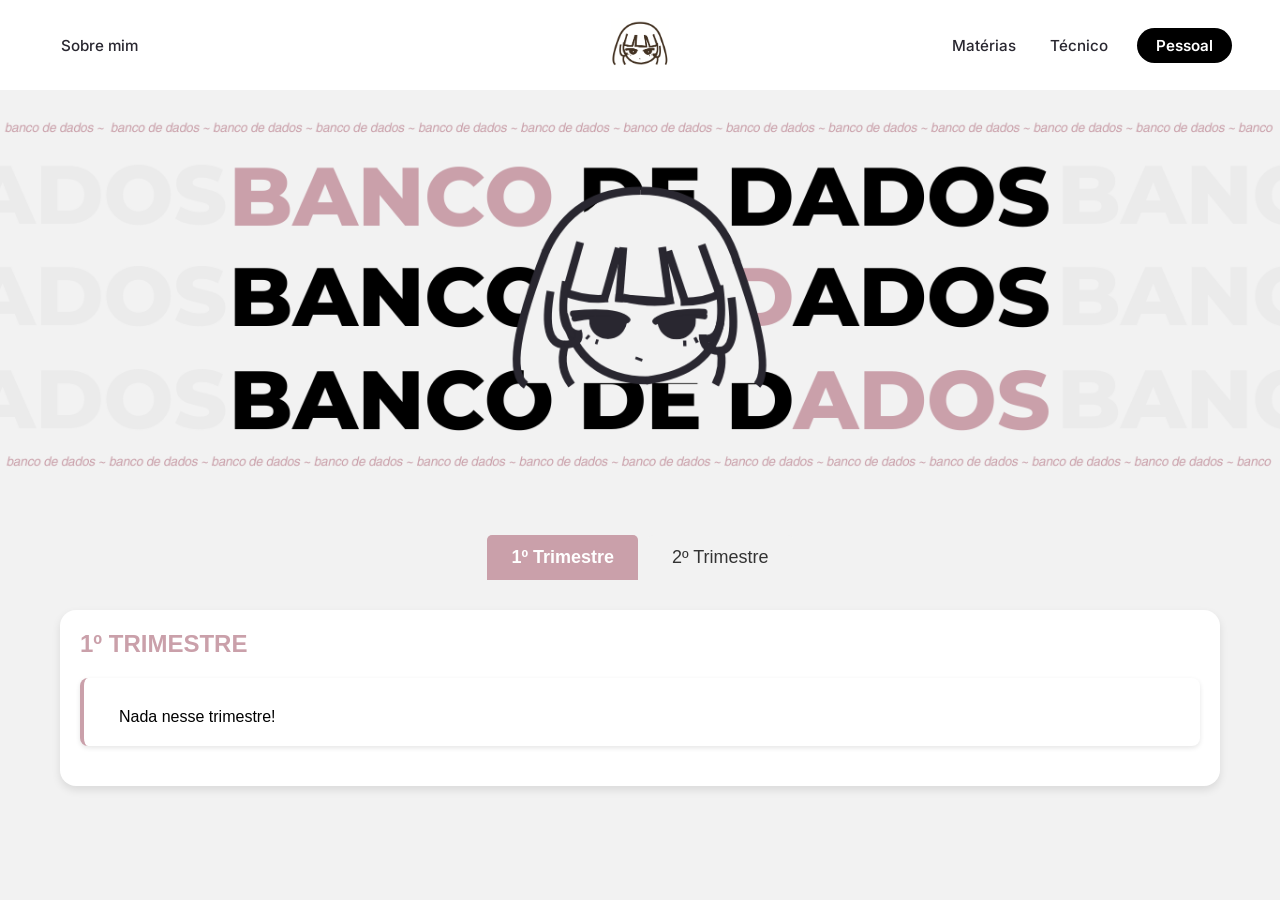
<file: tecnico/banco-dados.html>
<!DOCTYPE html>
<html lang="pt-br">
<head>
    <meta charset="UTF-8">
    <meta name="viewport" content="width=device-width, initial-scale=1.0">
    <title>Modelagem de Sistemas - Isabela Todescatt </title>
    <link rel="preconnect" href="https://fonts.googleapis.com">
    <link rel="preconnect" href="https://fonts.gstatic.com" crossorigin>
    <link href="https://fonts.googleapis.com/css2?family=Inter:wght@400;500;600;700&display=swap" rel="stylesheet">
    <link rel="stylesheet" href="../css/style.css">
    <link rel="stylesheet" href="../css/materias.css">
</head>
<body>
    <!-- NAVBAR NOVA -->
    <nav class="navbar">
        <div class="nav-container">
            <div class="nav-item left">
                <a href="../index.html" class="nav-link">Sobre mim</a>
            </div>

            <div class="logo">
                <a href="../index.html">
                    <img src="../assets/logomini.png" alt="Logo">
                </a>
            </div>

            <div class="nav-items-right">
                <div class="nav-item dropdown">
                    <a href="#" class="nav-link">Matérias</a>
                    <div class="dropdown-content">
                        <a href="../materias/humanas.html">Humanas</a>
                        <a href="../materias/linguagens.html">Linguagens</a>
                        <a href="../materias/matematica.html">Matemática</a>
                        <a href="../materias/natureza.html">Natureza</a>
                    </div>
                </div>

                <div class="nav-item dropdown">
                    <a href="#" class="nav-link">Técnico</a>
                    <div class="dropdown-content">
                        <a href="banco-dados.html">Banco de Dados</a>
                        <a href="modelagem-sistemas.html">Modelagem de Sistemas</a>
                        <a href="teste-sistemas.html">Teste de Sistemas</a>
                    </div>
                </div>

                <div class="nav-item">
                    <a href="#" class="nav-link pessoal">Pessoal</a>
                </div>
            </div>

            <div class="hamburger">
                <span></span>
                <span></span>
                <span></span>
            </div>
        </div>
    </nav>

    <!-- CONTEÚDO DA PÁGINA HUMANAS -->
    <div class="capaMaterias">
        <img src="imgs/bd.png" alt="Banco de Dados">
    </div>

    <div class="trimestres-container">
        <div class="abas-trimestres">
            <button class="aba-trimestre ativo" data-trimestre="1">1º Trimestre</button>
            <button class="aba-trimestre" data-trimestre="2">2º Trimestre</button>
        </div>

        <!-- 1º TRIMESTRE -->
        <div class="conteudo-trimestre ativo" id="trimestre1">
            <h2>1º Trimestre</h2>
            <div class="atividade">
                <p>Nada nesse trimestre!</p>
            </div>
        </div>
        
        <!-- 2º TRIMESTRE -->
        <div class="conteudo-trimestre" id="trimestre2">
            <h2>2º Trimestre</h2>
            <div class="atividade">
                <div class="atividade-imagem">
                    <img src="imgs/bdmodelo.png" alt="Atividade Modelo Conceitual">
                </div>
                <div class="atividade-conteudo">
                    <h3 class="atividade-titulo">Exercicíos Modelo Conceitual</h3>
                    <div class="atividade-info">
                        <span class="atividade-data">Data de entrega: 18/06/2025</span>
                        <span class="atividade-data">Habilidades: H1, H2, H3 e H4</span>
                    </div>
                    <p class="atividade-descricao">O objetivo da atividade era fazer três exercicíos de Modelo Conceitual de Banco de Dados no Br Modelo.</p>
                    <button class="botao-detalhes" onclick="bdmodelo()">Ver mais</button>
                </div>
            </div>
        </div>
    </div>

    <script src="../js/script.js"></script>
    <script src="../js//materias.js"></script>
    <script>
        // Script simples para as abas
        document.addEventListener('DOMContentLoaded', function() {
            const botoesAbas = document.querySelectorAll('.aba-trimestre');
            
            botoesAbas.forEach(botao => {
                botao.addEventListener('click', function() {
                    // Remove a classe ativa de todos os botões
                    botoesAbas.forEach(b => b.classList.remove('ativo'));
                    
                    // Adiciona a classe ativa ao botão clicado
                    this.classList.add('ativo');
                    
                    // Esconde todos os conteúdos
                    document.querySelectorAll('.conteudo-trimestre').forEach(conteudo => {
                        conteudo.classList.remove('ativo');
                    });
                    
                    // Mostra o conteúdo correspondente
                    const trimestreId = this.getAttribute('data-trimestre');
                    document.getElementById('trimestre' + trimestreId).classList.add('ativo');
                });
            });
        });
    </script>
</body>
</html>
</file>
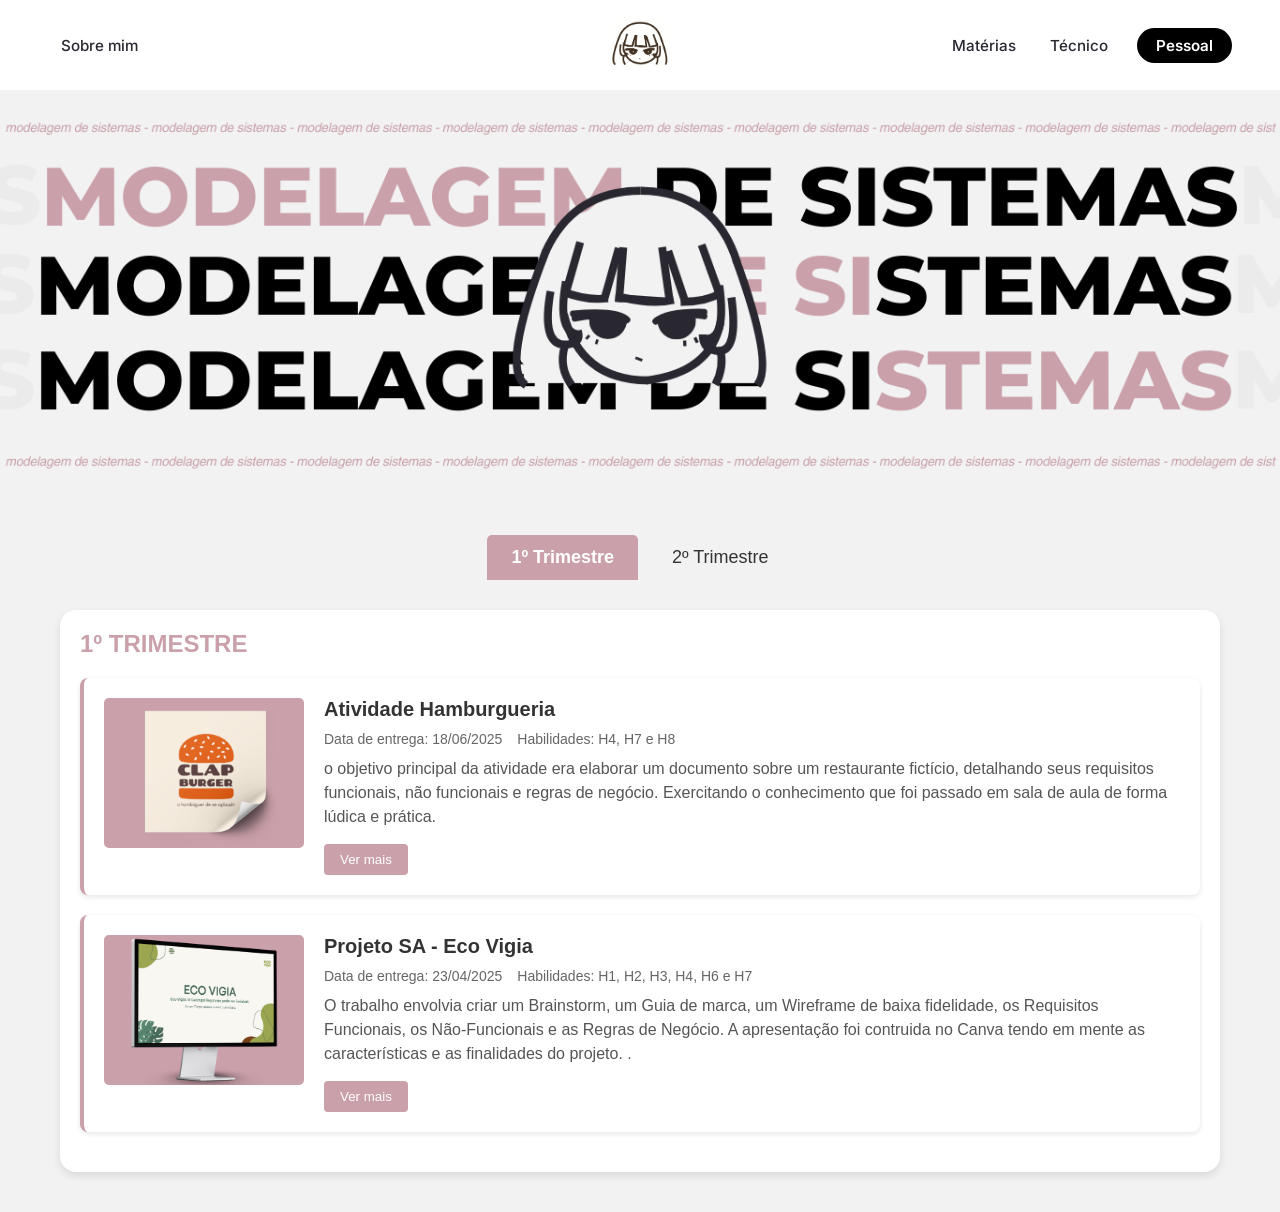
<file: tecnico/modelagem-sistemas.html>
<!DOCTYPE html>
<html lang="pt-br">
<head>
    <meta charset="UTF-8">
    <meta name="viewport" content="width=device-width, initial-scale=1.0">
    <title>Modelagem de Sistemas - Isabela Todescatt </title>
    <link rel="preconnect" href="https://fonts.googleapis.com">
    <link rel="preconnect" href="https://fonts.gstatic.com" crossorigin>
    <link href="https://fonts.googleapis.com/css2?family=Inter:wght@400;500;600;700&display=swap" rel="stylesheet">
    <link rel="stylesheet" href="../css/style.css">
    <link rel="stylesheet" href="../css/materias.css">
</head>
<body>
    <!-- NAVBAR NOVA -->
    <nav class="navbar">
        <div class="nav-container">
            <div class="nav-item left">
                <a href="../index.html" class="nav-link">Sobre mim</a>
            </div>

            <div class="logo">
                <a href="../index.html">
                    <img src="../assets/logomini.png" alt="Logo">
                </a>
            </div>

            <div class="nav-items-right">
                <div class="nav-item dropdown">
                    <a href="#" class="nav-link">Matérias</a>
                    <div class="dropdown-content">
                        <a href="../materias/humanas.html">Humanas</a>
                        <a href="../materias/linguagens.html">Linguagens</a>
                        <a href="../materias/matematica.html">Matemática</a>
                        <a href="../materias/natureza.html">Natureza</a>
                    </div>
                </div>

                <div class="nav-item dropdown">
                    <a href="#" class="nav-link">Técnico</a>
                    <div class="dropdown-content">
                        <a href="banco-dados.html">Banco de Dados</a>
                        <a href="modelagem-sistemas.html">Modelagem de Sistemas</a>
                        <a href="teste-sistemas.html">Teste de Sistemas</a>
                    </div>
                </div>

                <div class="nav-item">
                    <a href="#" class="nav-link pessoal">Pessoal</a>
                </div>
            </div>

            <div class="hamburger">
                <span></span>
                <span></span>
                <span></span>
            </div>
        </div>
    </nav>

    <!-- CONTEÚDO DA PÁGINA HUMANAS -->
    <div class="capaMaterias">
        <img src="imgs/ms.png" alt="Modelagem de Sistema">
    </div>

    <div class="trimestres-container">
        <div class="abas-trimestres">
            <button class="aba-trimestre ativo" data-trimestre="1">1º Trimestre</button>
            <button class="aba-trimestre" data-trimestre="2">2º Trimestre</button>
        </div>
        
        <!-- 1º TRIMESTRE -->
        <div class="conteudo-trimestre ativo" id="trimestre1">
            <h2>1º Trimestre</h2>

            <div class="atividade">
                <div class="atividade-imagem">
                    <img src="imgs/mshamburgueria.png" alt="Atividade Hamburgueria">
                </div>
                <div class="atividade-conteudo">
                    <h3 class="atividade-titulo">Atividade Hamburgueria</h3>
                    <div class="atividade-info">
                        <span class="atividade-data">Data de entrega: 18/06/2025</span>
                        <span class="atividade-data">Habilidades: H4, H7 e H8</span>
                    </div>
                    <p class="atividade-descricao">o objetivo principal da atividade era elaborar um documento sobre um restaurante fictício, detalhando seus requisitos funcionais, não funcionais e regras de negócio. Exercitando o conhecimento que foi passado em sala de aula de forma lúdica e prática.</p>
                    <button class="botao-detalhes" onclick="mshamburgueria()">Ver mais</button>
                </div>
            </div>

            <div class="atividade">
                <div class="atividade-imagem">
                    <img src="imgs/mssa.png" alt="Atividade Eco Vigia">
                </div>
                <div class="atividade-conteudo">
                    <h3 class="atividade-titulo">Projeto SA - Eco Vigia</h3>
                    <div class="atividade-info">
                        <span class="atividade-data">Data de entrega: 23/04/2025</span>
                        <span class="atividade-data">Habilidades: H1, H2, H3, H4, H6 e H7</span>
                    </div>
                    <p class="atividade-descricao">O trabalho envolvia criar um Brainstorm, um Guia de marca, um Wireframe de baixa fidelidade, os Requisitos Funcionais, os Não-Funcionais e as Regras de Negócio. A apresentação foi contruida no Canva tendo em mente as características e as finalidades do projeto. .</p>
                    <button class="botao-detalhes" onclick="mssaapresentacao()">Ver mais</button>
                </div>
            </div>
        </div>
        
        <!-- 2º TRIMESTRE -->
        <div class="conteudo-trimestre" id="trimestre2">
            <h2>2º Trimestre</h2>
            <div class="atividade">
                <div class="atividade-imagem">
                    <img src="imgs/mswireframesa.png" alt="Atividade Autoritarismo">
                </div>
                <div class="atividade-conteudo">
                    <h3 class="atividade-titulo">Figma SA - EcoVigia</h3>
                    <div class="atividade-info">
                        <span class="atividade-data">Data de entrega: 18/06/2025</span>
                        <span class="atividade-data">Habilidades: H1 e H7</span>
                    </div>
                    <p class="atividade-descricao">O objetivo principal da atividade foi a criação do figma da nossa S.A "Eco Vigia" a partir do nosso Wireframe e Guia de Marca feito no 1º Trimestre.</p>
                    <button class="botao-detalhes" onclick="mswireframe()">Ver mais</button>
                </div>
            </div>
        </div>
    </div>

    <script src="../js/script.js"></script>
    <script src="../js//materias.js"></script>
    <script>
        // Script simples para as abas
        document.addEventListener('DOMContentLoaded', function() {
            const botoesAbas = document.querySelectorAll('.aba-trimestre');
            
            botoesAbas.forEach(botao => {
                botao.addEventListener('click', function() {
                    // Remove a classe ativa de todos os botões
                    botoesAbas.forEach(b => b.classList.remove('ativo'));
                    
                    // Adiciona a classe ativa ao botão clicado
                    this.classList.add('ativo');
                    
                    // Esconde todos os conteúdos
                    document.querySelectorAll('.conteudo-trimestre').forEach(conteudo => {
                        conteudo.classList.remove('ativo');
                    });
                    
                    // Mostra o conteúdo correspondente
                    const trimestreId = this.getAttribute('data-trimestre');
                    document.getElementById('trimestre' + trimestreId).classList.add('ativo');
                });
            });
        });
    </script>
</body>
</html>
</file>
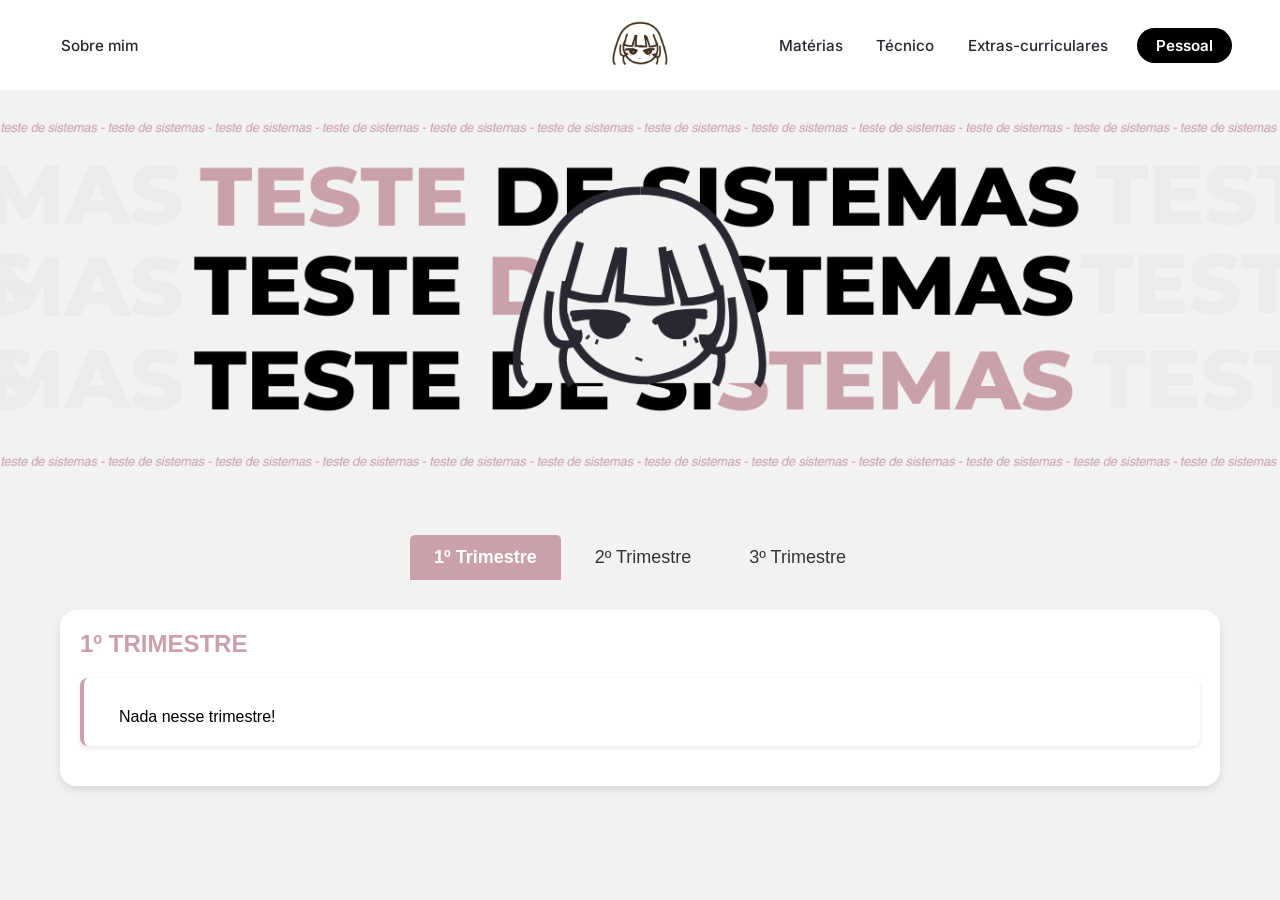
<file: tecnico/teste-sistemas.html>
<!DOCTYPE html>
<html lang="pt-br">
<head>
    <meta charset="UTF-8">
    <meta name="viewport" content="width=device-width, initial-scale=1.0">
    <title>Modelagem de Sistemas - Isabela Todescatt </title>
    <link rel="preconnect" href="https://fonts.googleapis.com">
    <link rel="preconnect" href="https://fonts.gstatic.com" crossorigin>
    <link href="https://fonts.googleapis.com/css2?family=Inter:wght@400;500;600;700&display=swap" rel="stylesheet">
    <link rel="stylesheet" href="../css/style.css">
    <link rel="stylesheet" href="../css/materias.css">
</head>
<body>
    <!-- NAVBAR NOVA -->
    <nav class="navbar">
        <div class="nav-container">
            <div class="nav-item left">
                <a href="../index.html" class="nav-link">Sobre mim</a>
            </div>

            <div class="logo">
                <a href="../index.html">
                    <img src="../assets/logomini.png" alt="Logo">
                </a>
            </div>

            <div class="nav-items-right">
                <div class="nav-item dropdown">
                    <a href="#materias" class="nav-link">Matérias</a>
                    <div class="dropdown-content">
                        <a href="../materias/humanas.html">Humanas</a>
                        <a href="../materias/linguagens.html">Linguagens</a>
                        <a href="../materias/matematica.html">Matemática</a>
                        <a href="../materias/natureza.html">Natureza</a>
                    </div>
                </div>

                <div class="nav-item dropdown">
                    <a href="#tecnico" class="nav-link">Técnico</a>
                    <div class="dropdown-content">
                        <a href="tecnico/banco-dados.html">Banco de Dados</a>
                        <a href="tecnico/modelagem-sistemas.html">Modelagem de Sistemas</a>
                        <a href="tecnico/teste-sistemas.html">Teste de Sistemas</a>
                    </div>
                </div>

                <div class="nav-item dropdown">
                    <a href="#extras" class="nav-link">Extras-curriculares</a>
                    <div class="dropdown-content">
                        <a href="#ic-historia">IC História</a>
                    </div>
                </div>

                <div class="nav-item">
                    <a href="#pessoal" class="nav-link pessoal">Pessoal</a>
                </div>
            </div>

            <div class="hamburger">
                <span></span>
                <span></span>
                <span></span>
            </div>
        </div>
    </nav>

    <!-- CONTEÚDO DA PÁGINA HUMANAS -->
    <div class="capaMaterias">
        <img src="imgs/ts.png" alt="Teste de Sistemas">
    </div>

    <div class="trimestres-container">
        <div class="abas-trimestres">
            <button class="aba-trimestre ativo" data-trimestre="1">1º Trimestre</button>
            <button class="aba-trimestre" data-trimestre="2">2º Trimestre</button>
            <button class="aba-trimestre" data-trimestre="3">3º Trimestre</button>
        </div>

        <!-- 1º TRIMESTRE -->
        <div class="conteudo-trimestre ativo" id="trimestre1">
            <h2>1º Trimestre</h2>
                        <div class="atividade">
                <p>Nada nesse trimestre!</p>
            </div>
        </div>

        <!-- 2º TRIMESTRE -->
        <div class="conteudo-trimestre" id="trimestre2">
            <h2>2º Trimestre</h2>
            <div class="atividade">
                <p>Nada nesse trimestre!</p>
            </div>  
        </div>
        
        <!-- 3º TRIMESTRE -->
        <div class="conteudo-trimestre" id="trimestre3">
            <h2>3º Trimestre</h2>
            <div class="atividade">
                <div class="atividade-imagem">
                    <img src="imgs/tsbluemoon.png" alt="Atividade Site Blue Moon">
                </div>
                <div class="atividade-conteudo">
                    <h3 class="atividade-titulo">Site Blue Moon</h3>
                    <div class="atividade-info">
                        <span class="atividade-data">Data de entrega: 25/07/2025</span>
                        <span class="atividade-data">Habilidades: Todas - Sistema Completo</span>
                    </div>
                    <p class="atividade-descricao">O objetivo da atividade era produzir um site com um back-end e front-end em React e Node. Pegamos o tema escola de música e fizemos com base na minha banda Blue Moon.</p>
                    <button class="botao-detalhes" onclick="tsbluemoon()">Ver mais</button>
                </div>
            </div>

            <div class="atividade">
                <div class="atividade-imagem">
                    <img src="imgs/mswireframesa.png" alt="Atividade Site Blue Moon">
                </div>
                <div class="atividade-conteudo">
                    <h3 class="atividade-titulo">Site EcoVigia</h3>
                    <div class="atividade-info">
                        <span class="atividade-data">Data de entrega: 01/12/2025</span>
                        <span class="atividade-data">Habilidades: Todas - Sistema Completo</span>
                    </div>
                    <p class="atividade-descricao">O objetivo da atividade era produzir um site com um back-end e front-end em React e Node e resolver uma dor. nossa dor foi o garimpo ilegal, que é um problema grave que afeta tanto o meio ambiente quanto as comunidades indígenas, era preciso uma solução que permita denunciar essas atividades sem interferir negativamente na cultura indígena.</p>
                    <button class="botao-detalhes" onclick="ts()">Ver mais</button>
                </div>
            </div>
        </div>
    </div>

    <script src="../js/script.js"></script>
    <script src="../js//materias.js"></script>
    <script>
        // Script simples para as abas
        document.addEventListener('DOMContentLoaded', function() {
            const botoesAbas = document.querySelectorAll('.aba-trimestre');
            
            botoesAbas.forEach(botao => {
                botao.addEventListener('click', function() {
                    // Remove a classe ativa de todos os botões
                    botoesAbas.forEach(b => b.classList.remove('ativo'));
                    
                    // Adiciona a classe ativa ao botão clicado
                    this.classList.add('ativo');
                    
                    // Esconde todos os conteúdos
                    document.querySelectorAll('.conteudo-trimestre').forEach(conteudo => {
                        conteudo.classList.remove('ativo');
                    });
                    
                    // Mostra o conteúdo correspondente
                    const trimestreId = this.getAttribute('data-trimestre');
                    document.getElementById('trimestre' + trimestreId).classList.add('ativo');
                });
            });
        });
    </script>
</body>
</html>
</file>
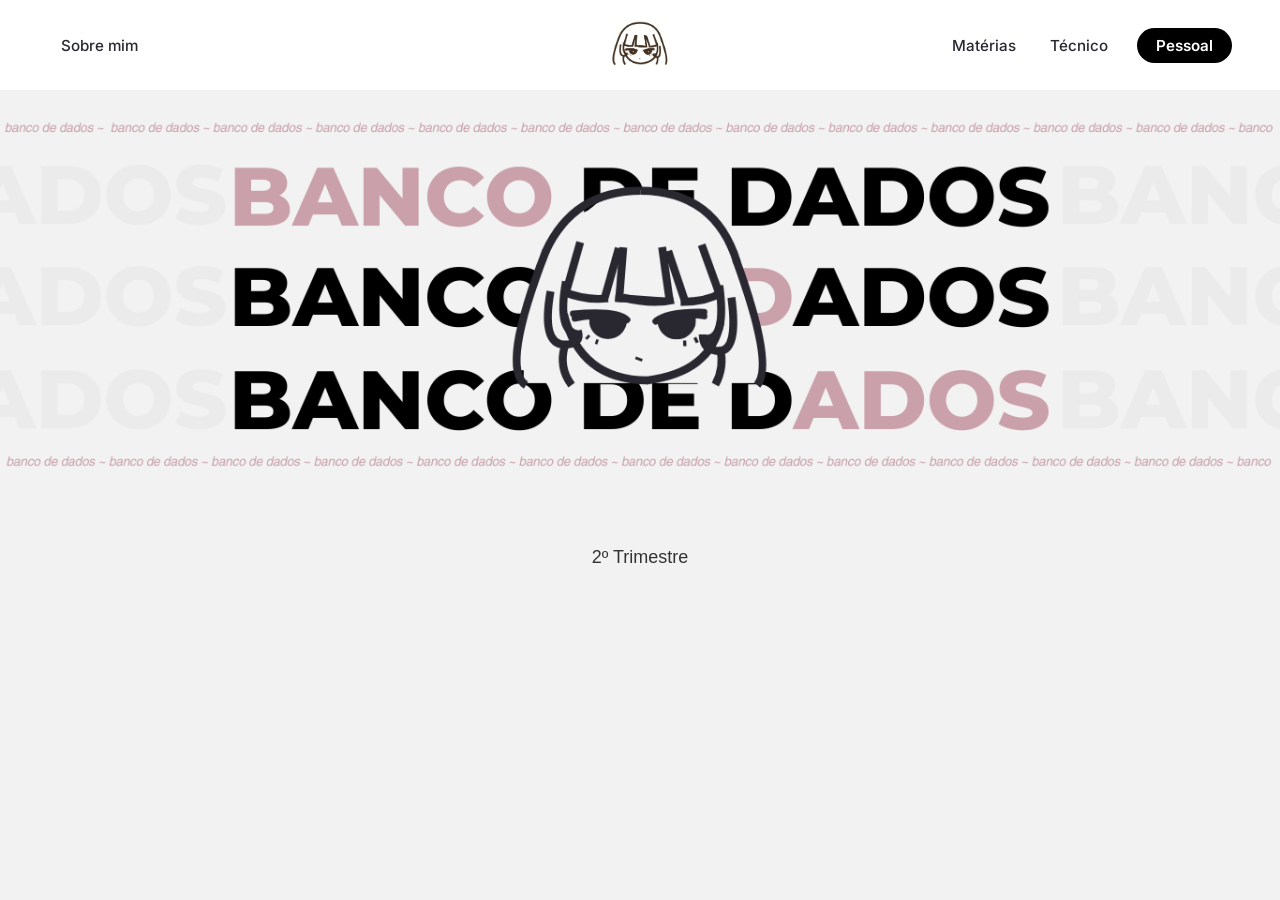
<file: técnico/banco-dados.html>
<!DOCTYPE html>
<html lang="pt-br">
<head>
    <meta charset="UTF-8">
    <meta name="viewport" content="width=device-width, initial-scale=1.0">
    <title>Modelagem de Sistemas - Isabela Todescatt </title>
    <link rel="preconnect" href="https://fonts.googleapis.com">
    <link rel="preconnect" href="https://fonts.gstatic.com" crossorigin>
    <link href="https://fonts.googleapis.com/css2?family=Inter:wght@400;500;600;700&display=swap" rel="stylesheet">
    <link rel="stylesheet" href="../css/style.css">
    <link rel="stylesheet" href="../css/materias.css">
</head>
<body>
    <!-- NAVBAR NOVA -->
    <nav class="navbar">
        <div class="nav-container">
            <div class="nav-item left">
                <a href="../index.html" class="nav-link">Sobre mim</a>
            </div>

            <div class="logo">
                <a href="../index.html">
                    <img src="../assets/logomini.png" alt="Logo">
                </a>
            </div>

            <div class="nav-items-right">
                <div class="nav-item dropdown">
                    <a href="#" class="nav-link">Matérias</a>
                    <div class="dropdown-content">
                        <a href="materias/humanas.html">Humanas</a>
                        <a href="materias/linguagens.html">Linguagens</a>
                        <a href="materias/matematica">Matemática</a>
                        <a href="materias/natureza">Natureza</a>
                    </div>
                </div>

                <div class="nav-item dropdown">
                    <a href="#" class="nav-link">Técnico</a>
                    <div class="dropdown-content">
                        <a href="banco-dados.html">Banco de Dados</a>
                        <a href="modelagem-sistemas.html">Modelagem de Sistemas</a>
                        <a href="teste-sistemas.html">Teste de Sistemas</a>
                    </div>
                </div>

                <div class="nav-item">
                    <a href="#" class="nav-link pessoal">Pessoal</a>
                </div>
            </div>

            <div class="hamburger">
                <span></span>
                <span></span>
                <span></span>
            </div>
        </div>
    </nav>

    <!-- CONTEÚDO DA PÁGINA HUMANAS -->
    <div class="capaMaterias">
        <img src="imgs/bd.png" alt="Banco de Dados">
    </div>

    <div class="trimestres-container">
        <div class="abas-trimestres">
            <button class="aba-trimestre" data-trimestre="2">2º Trimestre</button>
        </div>
        
        <!-- 2º TRIMESTRE -->
        <div class="conteudo-trimestre" id="trimestre2">
            <h2>2º Trimestre</h2>
            <div class="atividade">
                <div class="atividade-imagem">
                    <img src="imgs/bdmodelo.png" alt="Atividade Modelo Conceitual">
                </div>
                <div class="atividade-conteudo">
                    <h3 class="atividade-titulo">Exercicíos Modelo Conceitual</h3>
                    <div class="atividade-info">
                        <span class="atividade-data">Data de entrega: 18/06/2025</span>
                        <span class="atividade-data">Habilidades: H1, H2, H3 e H4</span>
                    </div>
                    <p class="atividade-descricao">O objetivo da atividade era fazer três exercicíos de Modelo Conceitual de Banco de Dados no Br Modelo.</p>
                    <button class="botao-detalhes" onclick="bdmodelo()">Ver mais</button>
                </div>
            </div>
        </div>
    </div>

    <script src="../js/script.js"></script>
    <script src="../js//materias.js"></script>
    <script>
        // Script simples para as abas
        document.addEventListener('DOMContentLoaded', function() {
            const botoesAbas = document.querySelectorAll('.aba-trimestre');
            
            botoesAbas.forEach(botao => {
                botao.addEventListener('click', function() {
                    // Remove a classe ativa de todos os botões
                    botoesAbas.forEach(b => b.classList.remove('ativo'));
                    
                    // Adiciona a classe ativa ao botão clicado
                    this.classList.add('ativo');
                    
                    // Esconde todos os conteúdos
                    document.querySelectorAll('.conteudo-trimestre').forEach(conteudo => {
                        conteudo.classList.remove('ativo');
                    });
                    
                    // Mostra o conteúdo correspondente
                    const trimestreId = this.getAttribute('data-trimestre');
                    document.getElementById('trimestre' + trimestreId).classList.add('ativo');
                });
            });
        });
    </script>
</body>
</html>
</file>
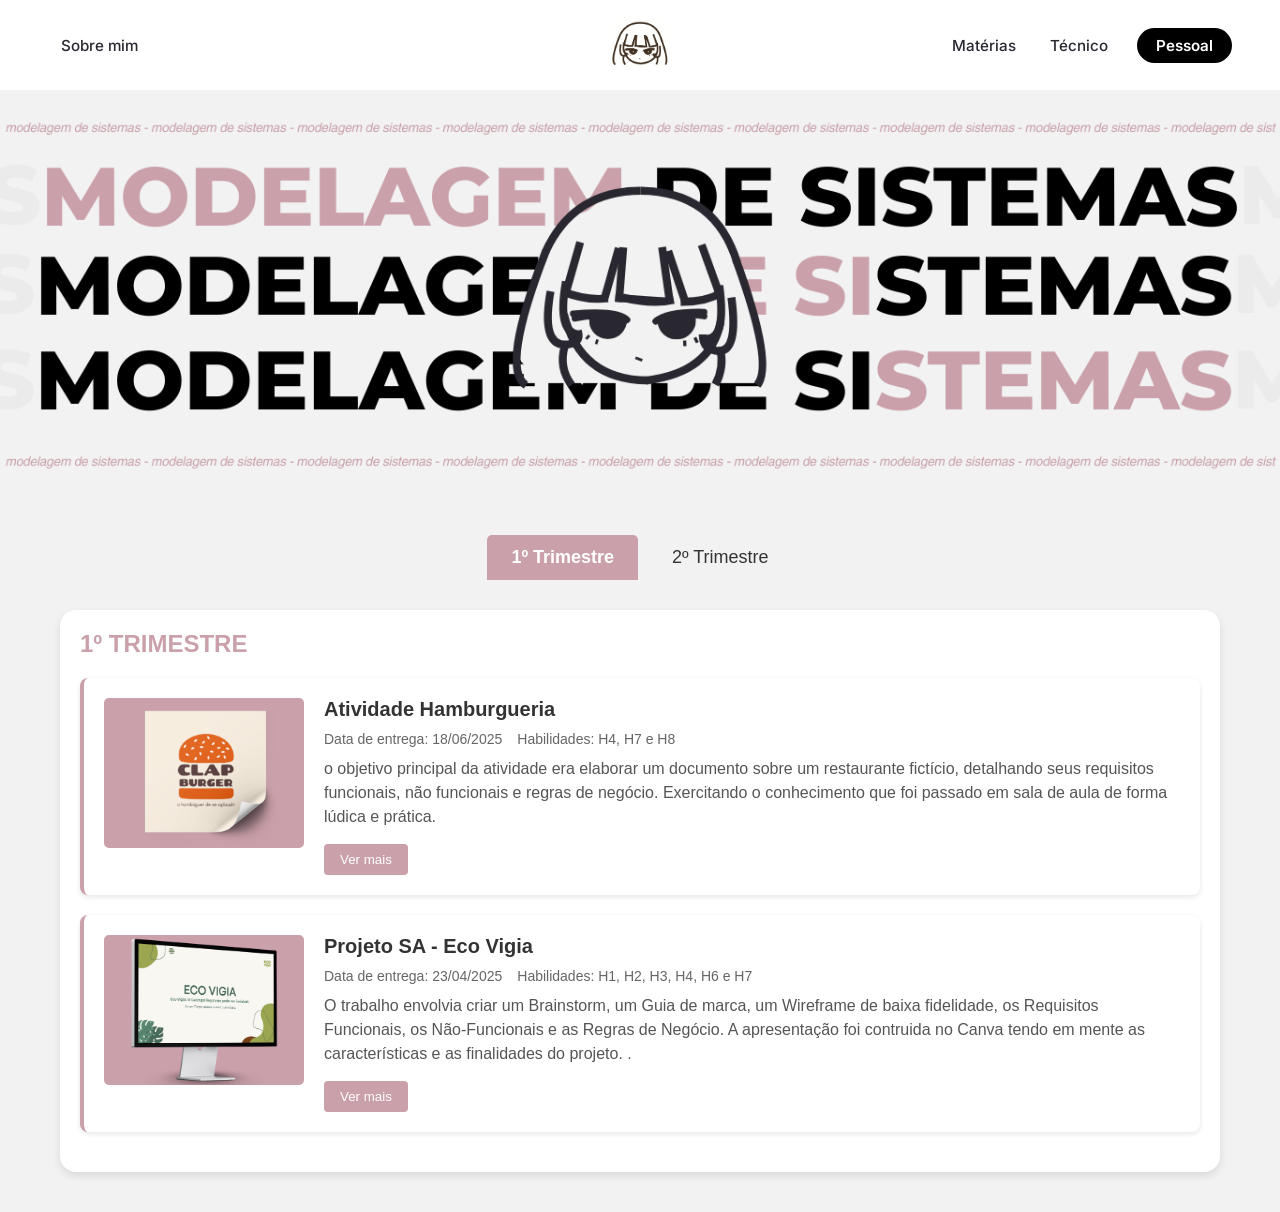
<file: técnico/modelagem-sistemas.html>
<!DOCTYPE html>
<html lang="pt-br">
<head>
    <meta charset="UTF-8">
    <meta name="viewport" content="width=device-width, initial-scale=1.0">
    <title>Modelagem de Sistemas - Isabela Todescatt </title>
    <link rel="preconnect" href="https://fonts.googleapis.com">
    <link rel="preconnect" href="https://fonts.gstatic.com" crossorigin>
    <link href="https://fonts.googleapis.com/css2?family=Inter:wght@400;500;600;700&display=swap" rel="stylesheet">
    <link rel="stylesheet" href="../css/style.css">
    <link rel="stylesheet" href="../css/materias.css">
</head>
<body>
    <!-- NAVBAR NOVA -->
    <nav class="navbar">
        <div class="nav-container">
            <div class="nav-item left">
                <a href="../index.html" class="nav-link">Sobre mim</a>
            </div>

            <div class="logo">
                <a href="../index.html">
                    <img src="../assets/logomini.png" alt="Logo">
                </a>
            </div>

            <div class="nav-items-right">
                <div class="nav-item dropdown">
                    <a href="#" class="nav-link">Matérias</a>
                    <div class="dropdown-content">
                        <a href="materias/humanas.html">Humanas</a>
                        <a href="materias/linguagens.html">Linguagens</a>
                        <a href="materias/matematica">Matemática</a>
                        <a href="materias/natureza">Natureza</a>
                    </div>
                </div>

                <div class="nav-item dropdown">
                    <a href="#" class="nav-link">Técnico</a>
                    <div class="dropdown-content">
                        <a href="banco-dados.html">Banco de Dados</a>
                        <a href="modelagem-sistemas.html">Modelagem de Sistemas</a>
                        <a href="teste-sistemas.html">Teste de Sistemas</a>
                    </div>
                </div>

                <div class="nav-item">
                    <a href="#" class="nav-link pessoal">Pessoal</a>
                </div>
            </div>

            <div class="hamburger">
                <span></span>
                <span></span>
                <span></span>
            </div>
        </div>
    </nav>

    <!-- CONTEÚDO DA PÁGINA HUMANAS -->
    <div class="capaMaterias">
        <img src="imgs/ms.png" alt="Modelagem de Sistema">
    </div>

    <div class="trimestres-container">
        <div class="abas-trimestres">
            <button class="aba-trimestre ativo" data-trimestre="1">1º Trimestre</button>
            <button class="aba-trimestre" data-trimestre="2">2º Trimestre</button>
        </div>
        
        <!-- 1º TRIMESTRE -->
        <div class="conteudo-trimestre ativo" id="trimestre1">
            <h2>1º Trimestre</h2>

            <div class="atividade">
                <div class="atividade-imagem">
                    <img src="imgs/mshamburgueria.png" alt="Atividade Hamburgueria">
                </div>
                <div class="atividade-conteudo">
                    <h3 class="atividade-titulo">Atividade Hamburgueria</h3>
                    <div class="atividade-info">
                        <span class="atividade-data">Data de entrega: 18/06/2025</span>
                        <span class="atividade-data">Habilidades: H4, H7 e H8</span>
                    </div>
                    <p class="atividade-descricao">o objetivo principal da atividade era elaborar um documento sobre um restaurante fictício, detalhando seus requisitos funcionais, não funcionais e regras de negócio. Exercitando o conhecimento que foi passado em sala de aula de forma lúdica e prática.</p>
                    <button class="botao-detalhes" onclick="mshamburgueria()">Ver mais</button>
                </div>
            </div>

            <div class="atividade">
                <div class="atividade-imagem">
                    <img src="imgs/mssa.png" alt="Atividade Eco Vigia">
                </div>
                <div class="atividade-conteudo">
                    <h3 class="atividade-titulo">Projeto SA - Eco Vigia</h3>
                    <div class="atividade-info">
                        <span class="atividade-data">Data de entrega: 23/04/2025</span>
                        <span class="atividade-data">Habilidades: H1, H2, H3, H4, H6 e H7</span>
                    </div>
                    <p class="atividade-descricao">O trabalho envolvia criar um Brainstorm, um Guia de marca, um Wireframe de baixa fidelidade, os Requisitos Funcionais, os Não-Funcionais e as Regras de Negócio. A apresentação foi contruida no Canva tendo em mente as características e as finalidades do projeto. .</p>
                    <button class="botao-detalhes" onclick="mssaapresentacao()">Ver mais</button>
                </div>
            </div>
        </div>
        
        <!-- 2º TRIMESTRE -->
        <div class="conteudo-trimestre" id="trimestre2">
            <h2>2º Trimestre</h2>
            <div class="atividade">
                <div class="atividade-imagem">
                    <img src="imgs/mswireframesa.png" alt="Atividade Autoritarismo">
                </div>
                <div class="atividade-conteudo">
                    <h3 class="atividade-titulo">Figma SA - EcoVigia</h3>
                    <div class="atividade-info">
                        <span class="atividade-data">Data de entrega: 18/06/2025</span>
                        <span class="atividade-data">Habilidades: H1 e H7</span>
                    </div>
                    <p class="atividade-descricao">O objetivo principal da atividade foi a criação do figma da nossa S.A "Eco Vigia" a partir do nosso Wireframe e Guia de Marca feito no 1º Trimestre.</p>
                    <button class="botao-detalhes" onclick="mswireframe()">Ver mais</button>
                </div>
            </div>
        </div>
    </div>

    <script src="../js/script.js"></script>
    <script src="../js//materias.js"></script>
    <script>
        // Script simples para as abas
        document.addEventListener('DOMContentLoaded', function() {
            const botoesAbas = document.querySelectorAll('.aba-trimestre');
            
            botoesAbas.forEach(botao => {
                botao.addEventListener('click', function() {
                    // Remove a classe ativa de todos os botões
                    botoesAbas.forEach(b => b.classList.remove('ativo'));
                    
                    // Adiciona a classe ativa ao botão clicado
                    this.classList.add('ativo');
                    
                    // Esconde todos os conteúdos
                    document.querySelectorAll('.conteudo-trimestre').forEach(conteudo => {
                        conteudo.classList.remove('ativo');
                    });
                    
                    // Mostra o conteúdo correspondente
                    const trimestreId = this.getAttribute('data-trimestre');
                    document.getElementById('trimestre' + trimestreId).classList.add('ativo');
                });
            });
        });
    </script>
</body>
</html>
</file>
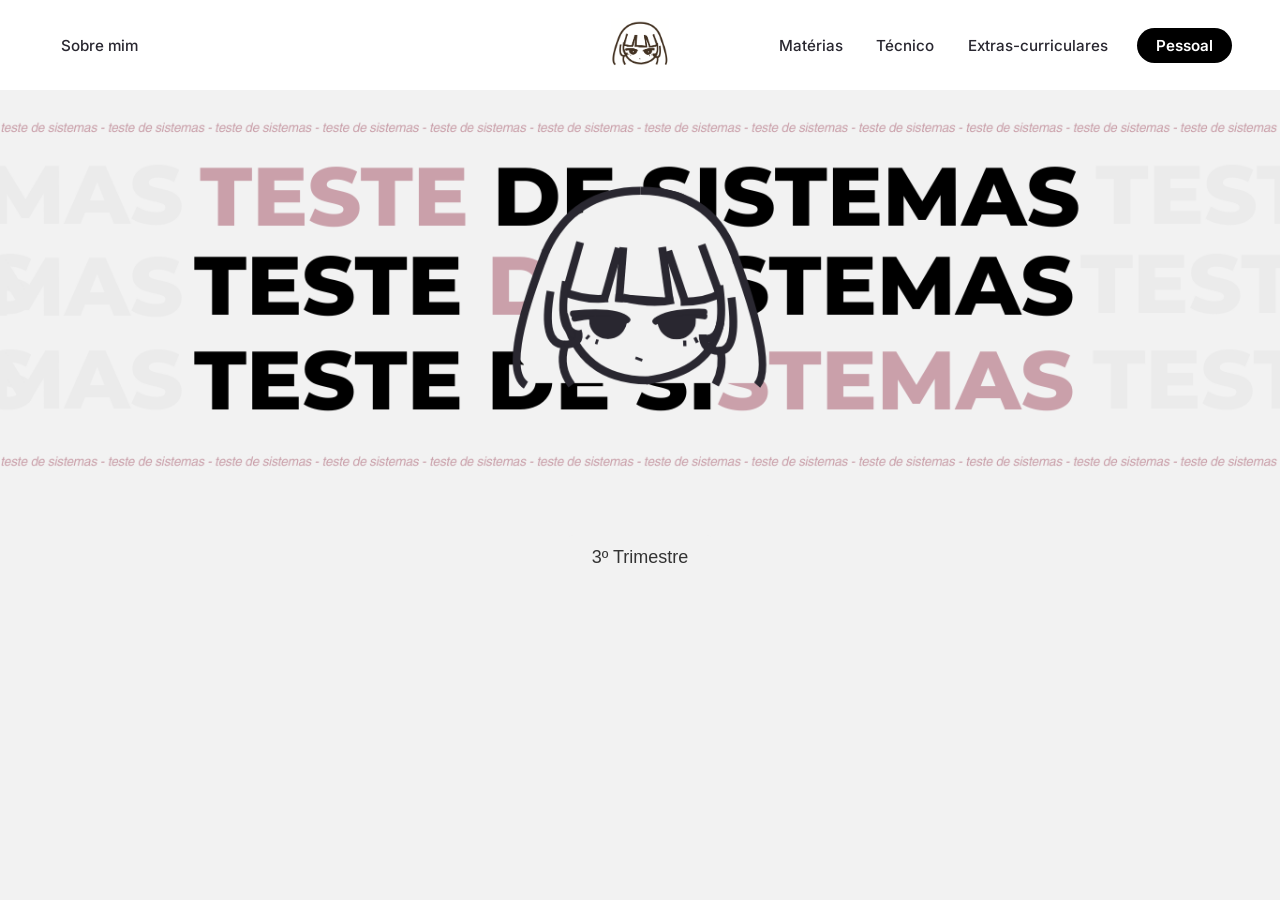
<file: técnico/teste-sistemas.html>
<!DOCTYPE html>
<html lang="pt-br">
<head>
    <meta charset="UTF-8">
    <meta name="viewport" content="width=device-width, initial-scale=1.0">
    <title>Modelagem de Sistemas - Isabela Todescatt </title>
    <link rel="preconnect" href="https://fonts.googleapis.com">
    <link rel="preconnect" href="https://fonts.gstatic.com" crossorigin>
    <link href="https://fonts.googleapis.com/css2?family=Inter:wght@400;500;600;700&display=swap" rel="stylesheet">
    <link rel="stylesheet" href="../css/style.css">
    <link rel="stylesheet" href="../css/materias.css">
</head>
<body>
    <!-- NAVBAR NOVA -->
    <nav class="navbar">
        <div class="nav-container">
            <div class="nav-item left">
                <a href="../index.html" class="nav-link">Sobre mim</a>
            </div>

            <div class="logo">
                <a href="../index.html">
                    <img src="../assets/logomini.png" alt="Logo">
                </a>
            </div>

            <div class="nav-items-right">
                <div class="nav-item dropdown">
                    <a href="#materias" class="nav-link">Matérias</a>
                    <div class="dropdown-content">
                        <a href="materias/humanas.html">Humanas</a>
                        <a href="materias/linguagens.html">Linguagens</a>
                        <a href="materias/matematica">Matemática</a>
                        <a href="materias/natureza">Natureza</a>
                    </div>
                </div>

                <div class="nav-item dropdown">
                    <a href="#tecnico" class="nav-link">Técnico</a>
                    <div class="dropdown-content">
                        <a href="tecnico/banco-dados.html">Banco de Dados</a>
                        <a href="tecnico/modelagem-sistemas.html">Modelagem de Sistemas</a>
                        <a href="tecnico/teste-sistemas.html">Teste de Sistemas</a>
                    </div>
                </div>

                <div class="nav-item dropdown">
                    <a href="#extras" class="nav-link">Extras-curriculares</a>
                    <div class="dropdown-content">
                        <a href="#ic-historia">IC História</a>
                    </div>
                </div>

                <div class="nav-item">
                    <a href="#pessoal" class="nav-link pessoal">Pessoal</a>
                </div>
            </div>

            <div class="hamburger">
                <span></span>
                <span></span>
                <span></span>
            </div>
        </div>
    </nav>

    <!-- CONTEÚDO DA PÁGINA HUMANAS -->
    <div class="capaMaterias">
        <img src="imgs/ts.png" alt="Teste de Sistemas">
    </div>

    <div class="trimestres-container">
        <div class="abas-trimestres">
            <button class="aba-trimestre" data-trimestre="3">3º Trimestre</button>
        </div>
        
        <!-- 3º TRIMESTRE -->
        <div class="conteudo-trimestre" id="trimestre2">
            <h2>2º Trimestre</h2>
            <div class="atividade">
                <div class="atividade-imagem">
                    <img src="imgs/tsbluemoon.png" alt="Atividade Site Blue Moon">
                </div>
                <div class="atividade-conteudo">
                    <h3 class="atividade-titulo">Site Blue Moon</h3>
                    <div class="atividade-info">
                        <span class="atividade-data">Data de entrega: 25/07/2025</span>
                        <span class="atividade-data">Habilidades: Todas - Sistema Completo</span>
                    </div>
                    <p class="atividade-descricao">O objetivo da atividade era produzir um site com um back-end e front-end em React e Node. Pegamos o tema escola de música e fizemos com base na minha banda Blue Moon.</p>
                    <button class="botao-detalhes" onclick="tsbluemoon()">Ver mais</button>
                </div>
            </div>  
        </div>
    </div>

    <script src="../js/script.js"></script>
    <script src="../js//materias.js"></script>
    <script>
        // Script simples para as abas
        document.addEventListener('DOMContentLoaded', function() {
            const botoesAbas = document.querySelectorAll('.aba-trimestre');
            
            botoesAbas.forEach(botao => {
                botao.addEventListener('click', function() {
                    // Remove a classe ativa de todos os botões
                    botoesAbas.forEach(b => b.classList.remove('ativo'));
                    
                    // Adiciona a classe ativa ao botão clicado
                    this.classList.add('ativo');
                    
                    // Esconde todos os conteúdos
                    document.querySelectorAll('.conteudo-trimestre').forEach(conteudo => {
                        conteudo.classList.remove('ativo');
                    });
                    
                    // Mostra o conteúdo correspondente
                    const trimestreId = this.getAttribute('data-trimestre');
                    document.getElementById('trimestre' + trimestreId).classList.add('ativo');
                });
            });
        });
    </script>
</body>
</html>
</file>
<file: css/style.css>
* {
    margin: 0;
    padding: 0;
    box-sizing: border-box;
}

body {
    font-family: 'Inter', sans-serif;
}


html, body {
    overflow-x: hidden;
    overflow-y: auto; 
    width: 100%;
}

.navbar {
    background-color: white;
    position: fixed;
    width: 100%;
    top: 0;
    z-index: 1000;
}

.nav-container {
    display: flex;
    justify-content: space-between;
    align-items: center;
    padding: 0 1rem;
    max-width: 100%;
    margin: 0 2rem;
    height: 90px;
}

/* Logo */
.logo {
    position: absolute;
    left: 50%;
    transform: translateX(-50%);
    cursor: pointer;
}

.logo img {
    height: 50px;
    width: auto;
}

/* Itens da navbar */
.nav-items-right {
    display: flex;
    align-items: center;
    gap: 0.5rem;
}

.nav-item .left {
    margin-left: 15rem;
}

#sobremim {
    padding-left: 5rem;
}

.nav-item {
    position: relative;
}

.nav-link {
    text-decoration: none;
    color: #292730;
    font-weight: 500;
    padding: 0.8rem 0.8rem;
    transition: color 0.3s ease;
    white-space: nowrap;
    font-size: 0.95rem;
    font-family: 'Inter', sans-serif;
}

.nav-link:hover {
    color: #666;
}

/* Link Pessoal */
.nav-link.pessoal {
    background-color: #000;
    color: white;
    border-radius: 25px;
    padding: 0.5rem 1.2rem;
    margin-left: 0.5rem;
    font-weight: 600;
}

.nav-link.pessoal:hover {
    background-color: #333;
    color: white;
}

/* Dropdown */
.dropdown-content {
    display: none;
    position: absolute;
    background-color: white;
    min-width: 180px;
    box-shadow: 0 4px 12px rgba(0,0,0,0.1);
    border-radius: 5px;
    z-index: 1;
    top: 100%;
    left: 0;
    border: 1px solid #f0f0f0;
}

.dropdown-content a {
    display: block;
    padding: 0.6rem 0.8rem;
    text-decoration: none;
    color: #292730;
    border-bottom: 1px solid #f0f0f0;
    font-size: 0.85rem;
    font-family: 'Inter', sans-serif;
}

.dropdown-content a:hover {
    background-color: #f8f8f8;
}

.dropdown-content a:last-child {
    border-bottom: none;
}

.dropdown:hover .dropdown-content {
    display: block;
}

/* Menu Hamburger */
.hamburger {
    display: none;
    flex-direction: column;
    cursor: pointer;
    gap: 4px;
}

.hamburger span {
    width: 25px;
    height: 3px;
    background-color: #292730;
    transition: 0.3s;
}

.left .nav-link {
    padding: 0.5rem 0.8rem;
}

/* Containers para as imagens */
.main-content {
    margin-top: 90px; 
    padding: 2rem 1rem;
}

.main-content {
    position: relative; 
    z-index: 0;
}

.main-content::before {
    margin-bottom: -2rem;
    content: "";
    position: absolute;
    inset: 0;
    pointer-events: none;
    z-index: 2;
    background: linear-gradient(180deg, rgba(255,255,255,0) 0%, rgba(255,255,255,0) 27%, rgba(41,39,48,0.3) 100%);
}

.containers-wrapper {
    display: flex;
    gap: 2rem;
    max-width: 1600px;
    margin: 0 auto;
    align-items: space-between;
}

.image-container {
    flex: 1;
    overflow: hidden;
    display: flex;
    justify-content: space-around;
    align-items: center;
}

.responsive-image {
    width: 100%;
    height: auto;
    display: block;
    object-fit: contain; 
    max-height: 400px; 
}

.responsive-image2 {
    width: 100%;
    height: auto;
    display: block;
    object-fit: contain; 
    max-height: 550px; 
    margin-right: 10rem;
    padding-right: 2.3rem;
}

/* carrossellllll */
.experiencias-section {
    background-color: #292730;
    padding: 4rem 0;
    margin-top: 2rem;
}

.experiencias-container {
    max-width: 1600px;
    margin: 0 auto;
    padding: 0 2rem;
    position: relative;
}

.experiencias-title {
    color: white;
    font-size: 2.5rem;
    font-weight: 700;
    margin-bottom: 2rem;
    text-align: center;
    font-family: 'Inter', sans-serif;
}

.carrossel-container {
    overflow: visible; /* Mudado de hidden para visible */
    position: relative;
    width: 100%;
}

.carrossel-track {
    display: flex;
    gap: 2rem;
    transition: transform 0.5s ease;
    padding: 1rem 0;
    width: max-content; /* Permite que o track expanda conforme necessário */
}

.experiencia-item {
    background-color: white;
    border-radius: 35px;
    padding: 2rem;
    min-width: 280px;
    height: 400px;
    display: flex;
    flex-direction: column;
    align-items: center;
    justify-content: space-between;
    box-shadow: 0 4px 20px rgba(0, 0, 0, 0.1);
    flex-shrink: 0;
}

.experiencia-img {
    flex: 1;
    display: flex;
    align-items: center;
    justify-content: center;
    width: 100%;
}

.experiencia-img img {
    max-width: 200px;
    max-height: 200px;
    width: auto;
    height: auto;
    object-fit: contain;
}

.experiencia-titulo {
    color: #292730;
    font-size: 2.1rem;
    font-weight: 600;
    text-align: left;
    font-weight: 800;
    width: 100%;
    margin-top: 2.5rem;
    font-family: 'Inter', sans-serif;
    line-height: 0.4;
}

/* Remove os controles já que será automático */
.carrossel-controls {
    display: none;
}

.separar {
    padding: 1.5rem;
    background-color: #CAA0AA;
}

.separar2 {
    padding: 1.8rem;
    background-color: #292730;
}

.separar2 p {
    text-align: center;
    color: white;
    font-family: 'Inter', sans-serif;
    font-size: 0.9rem;
}

/* Container Quem Sou Eu */
.quem-sou-section {
    padding: 4rem 0;
    background-color: white;
}

.quem-sou-section {
    position: relative; /* permite o overlay por cima do conteúdo */
    z-index: 0;
}

.quem-sou-section::before {
    margin-bottom: -2rem;
    content: "";
    position: absolute;
    inset: 0;
    pointer-events: none;
    z-index: 2;
    background: linear-gradient(180deg, rgba(255,255,255,0) 0%, rgba(255,255,255,0) 27%, rgba(41,39,48,0.5) 100%);
}

.quem-sou-container {
    max-width: 1600px;
    margin: 0 auto;
    padding: 0 2rem;
}

.quem-sou-content {
    display: flex;
    gap: 4rem;
    align-items: center;
}

.quem-sou-left {
    flex: 1;
    margin-left: 5rem;
}

.quem-sou-title {
    font-size: 2.5rem;
    font-weight: 700;
    color: #292730;
    margin-bottom: 1.5rem;
    font-family: 'Inter', sans-serif;
}

.quem-sou-text {
    font-size: 1rem;
    line-height: 1.6;
    color: #666;
    margin-bottom: 2.5rem;
    font-family: 'Inter', sans-serif;
    text-align: justify;
}

.quem-sou-buttons {
    display: flex;
    gap: 1.5rem;
    align-items: center;
    flex-wrap: wrap;
}

.btn-certificados {
    background-color: #000;
    color: white;
    border-radius: 25px;
    padding: 0.5rem 1.5rem;
    text-decoration: none;
    font-weight: 600;
    font-family: 'Inter', sans-serif;
    text-align: center;
    transition: background-color 0.3s ease;
    border: none;
    cursor: pointer;
    display: inline-block;
    white-space: nowrap;
}

.btn-certificados:hover {
    background-color: #333;
    color: white;
}

.btn-link {
    color: #292730;
    text-decoration: none;
    font-weight: 500;
    font-family: 'Inter', sans-serif;
    padding: 0.8rem 0;
    transition: color 0.3s ease;
    border: none;
    background: none;
    cursor: pointer;
    text-align: left;
    font-size: 1rem;
    white-space: nowrap;
}

.btn-link:hover {
    color: #666;
}

.quem-sou-right {
    flex: 1;
    display: flex;
    justify-content: center;
}

.foto-container {
    width: 500px;
    height: 500px;
    border-radius: 20px;
    overflow: hidden;
}

.minha-foto {
    width: 100%;
    height: 100%;
    object-fit: cover;
    display: block;
}

/* Responsividade */
@media (max-width: 1024px) {
    .quem-sou-content {
        gap: 3rem;
    }
    
    .foto-container {
        width: 350px;
        height: 350px;
    }
}

/* Responsividade Carrossel */
@media (max-width: 768px) {
    .experiencias-section {
        padding: 2rem 0;
    }

    .experiencias-container {
        padding: 0 1rem;
    }

    .experiencias-title {
        font-size: 2rem;
        margin-bottom: 1.5rem;
    }

    .experiencia-item {
        min-width: 250px;
        height: 300px;
        padding: 1.5rem;
    }

    .experiencia-img img {
        max-width: 100px;
        max-height: 100px;
    }

    .experiencia-titulo {
        font-size: 1rem;
    }
        .quem-sou-section {
        padding: 3rem 0;
    }
    
    .quem-sou-container {
        padding: 0 1rem;
    }
    
    .quem-sou-content {
        flex-direction: column-reverse;
        gap: 2rem;
        text-align: center;
    }
    
    .quem-sou-title {
        font-size: 2rem;
    }
    
    .quem-sou-text {
        font-size: 1rem;
        text-align: left;
    }
    
    .quem-sou-buttons {
        max-width: 100%;
        align-items: center;
    }
    
    .btn-link {
        text-align: center;
    }
    
    .foto-container {
        width: 300px;
        height: 300px;
}

/* matérias!! */



@media (max-width: 480px) {
    .experiencias-title {
        font-size: 1.8rem;
    }

    .experiencia-item {
        min-width: 220px;
        height: 280px;
        padding: 1rem;
    }

    .experiencia-img img {
        max-width: 80px;
        max-height: 80px;
    }

    .experiencia-titulo {
        font-size: 1rem;
    }

        .quem-sou-section {
        padding: 2rem 0;
    }
    
    .quem-sou-title {
        font-size: 1.8rem;
    }
    
    .foto-container {
        width: 250px;
        height: 250px;
    }
    
    .btn-certificados {
        padding: 0.7rem 1.5rem;
        font-size: 0.9rem;
    }
    
    .btn-link {
        font-size: 0.9rem;
    }
}

@media (max-width: 480px) {
    .experiencias-title {
        font-size: 1.8rem;
    }

    .experiencia-item {
        min-width: 220px;
        height: 280px;
        padding: 1rem;
    }

    .experiencia-img img {
        max-width: 80px;
        max-height: 80px;
    }
}

/* Responsividade */
@media (max-width: 768px) {
    .nav-container {
        padding: 0 1rem;
        height: 80px;
    }

    .hamburger {
        display: flex;
    }

    .nav-items-right {
        display: none;
        position: absolute;
        top: 100%;
        left: 0;
        width: 100%;
        background-color: white;
        flex-direction: column;
        padding: 0;
        border-top: 1px solid #f0f0f0;
        gap: 0;
    }

    .nav-items-right.active {
        display: flex;
    }

    .nav-item {
        width: 100%;
        text-align: center;
        border-bottom: 1px solid #f0f0f0;
    }

    .nav-link {
        display: block;
        padding: 1rem;
        font-size: 1rem;
        cursor: pointer;
    }

    .nav-link.pessoal {
        margin-left: 0;
        border-radius: 0;
    }

    .dropdown-content {
        position: static;
        box-shadow: none;
        display: none;
        background-color: #f8f8f8;
        border: none;
        border-radius: 0;
        width: 100%;
    }

    .dropdown.active .dropdown-content {
        display: block;
    }

    .logo {
        position: static;
        transform: none;
    }

    .logo img {
        height: 40px;
    }

    .left {
        display: none;
    }

    /* Containers no mobile */
    .main-content {
        margin-top: 80px;
        padding: 1rem;
    }

    .containers-wrapper {
        flex-direction: column;
        gap: 1rem;
    }

    .image-container {
        flex: none;
    }

    .responsive-image {
        max-height: 200px; 
    }
}

/* Para telas muito pequenas */
@media (max-width: 480px) {
    .nav-container {
        padding: 0 0.5rem;
    }

    .logo img {
        height: 35px;
    }

    .main-content {
        padding: 0.5rem;
    }

    .containers-wrapper {
        gap: 0.5rem;
    }

    .responsive-image {
        max-height: 180px;  
    }
}

/* Para telas grandes */
@media (min-width: 1400px) {

    #sobremim {
        padding-left: 15rem;
    }

    .nav-container {
        padding: 0 2rem;
        margin: 0 15rem;
    }

    .nav-item .left {
        margin-left: 3rem;
    }

    .containers-wrapper {
        max-width: 1400px;
    }

    .image-container {
        margin: 0;
        padding: 0;
        display: flex;
        justify-content: space-between;
        max-width: 50%;
    }
}
</file>
<file: css/materias.css>
body {
    margin: 0;
    padding: 0;
    background-color: #f2f2f2;
}

/* nav bar */
.navBar {
    width: 100%;
    height: 120px;
    background-color: #f2f2f2;
    display: flex;
    justify-content: space-between;
    align-items: center;
    position: fixed;
    z-index: 999;
    box-shadow: 0px 2px 4px rgba(0, 0, 0, 0.1);
    

}

.navBar img {
    width: 16%;
    height: auto;
    transition: all 0.2s;
}

.navBar img:hover {
    transform: scale(1.05);
}

.menu {
    width: 25%;
    display: flex;
    justify-content: space-around;
    align-items: center;
    font-size: 130%;
}

.menuOpcoes {
    cursor: pointer;
    font-family: Helvetica;
    position: relative; 
}

.menuOpcoes:hover {
    color: #caa0aa;
}

#logoVRosaExtendida {
    cursor: pointer;
    
}

#menuOpcoesSobreMim {
    font-weight: bold;
}

.materiazinhas {
    display: none;
    position: absolute;
    background-color: black;
    border-radius: 2px;
    min-width: 160px;
    box-shadow: 0 8px 16px rgba(0,0,0,0.2);
    z-index: 1;
    top: 100%;
    left: 0;
}

.materiazinhas p {
    color: #f9f9f9;
    padding: 12px 16px;
    text-decoration: none;
    display: block;
    margin: 0; 
}

.materia {
    cursor: pointer;
    font-family: Helvetica;
}

.materia:hover {
    color: #caa0aa;
}

.menuOpcoes:hover .materiazinhas {
    display: block;
}

/* CONTEUDO */

/* capa */
.capa {
    background: radial-gradient(at 50% 50%, #caa0aa, #9f8e92);
    display: flex;
    height: 800px;
}

/* Efeito Particles.js */


.capaEsquerda, .capaDireita {
    position: relative;
    z-index: 1; /* Garante que o texto fique acima das partículas */
}

/* ESQUERDA */
.capaEsquerda {
    width: 30%;
    height: 100%;
    background-color: black; /* Fundo preto */
    position: relative; /* Para as partículas não vazarem */
    overflow: hidden; /* Contém as partículas */
}

/* PARTÍCULAS (só na esquerda) */
#particles-js {
    position: absolute;
    width: 100%;
    height: 100%;
    top: 0;
    left: 0;
    z-index: 1; /* Fica atrás do texto */
}

.textoVirado {
    color: #f2f2f2;
    font-family: 'Montserrat', sans-serif;
    font-weight: 800;
    font-size: 199px;
    transform: rotate(90deg); 
    margin-top: -200%;
    margin-left: -10%;
    transform-origin: left bottom; 
    white-space: nowrap; 
    position: relative; 
    left: 0; 
    top: 100%; 
    z-index: 2;

}

.capaDireita {
    margin-top: 2%;
    display: flex;
    justify-content: center;
    align-items: flex-start;
}

.capaDireita p {
    color: #f2f2f2;
    font-family: 'Montserrat', sans-serif;
    font-weight: 800;
    font-size: 230px;
}

.container1 {
    display: flex;
    justify-content: center;
    align-items: center;
    height: 150px;
    background-color: black;
    color: #f2f2f2;
    font-family: Helvetica;
    font-style: italic;
    font-size: 22px;
    letter-spacing: 1.2px;
    z-index: 3; 
    position: relative;
}

    p {
        margin-left: 15px;
        margin-top: 10px;
        margin-bottom: 0;
    }

.fraseInovadora {
    margin: 10px;
    border-left: 2px solid #f2f2f2; 
    height: 50%;
}

/* CONTAINER 2 SOBRE MIM */

.container2 {
    display: flex;
    justify-content: center;
    align-items: center;
    height: 800px;
    background-color: #f2f2f2;

    img {
        margin-left: 35%;
        width: 500px;
        height: auto;
        border-radius: 0 30px 0 0;
        box-shadow: 0px 4px 8px 0px rgba(0, 0, 0, 0.2);
    }

    p {
        margin-left: 20%;
        margin-right: 20%;
        word-wrap: break-word;
    }
}

#primeiroBotao {
    margin-left: 19.9%;
}

.buttonRosa {
    font-family: Helvetica;
    font-size: 22px;
    color: #f2f2f2;
    background-color: #caa0aa;
    padding: 0.5em 1em;
    border: none;
    border-radius: 5px;
    cursor: pointer;
    margin-top: 30px;
    transition: background-color 0.3s ease;
    margin-right: 20px;
}

.titulo {
    font-family: 'Montserrat', sans-serif;
    font-weight: 800;
    font-size: 50px;
    color: #caa0aa;
}

.corpo {
    font-family: Helvetica;
    font-size: 22px;
}
.divisoriaBacana {
    margin: 0;
    background-color: black;
}


/* CONTAINER ESPECIALIDADES E HABILIDADES  */
.container3 {
    border-bottom: 1px solid black;
    display: flex;
    justify-content: center;
    align-items: center;
    height: 200px;
    background: radial-gradient(at 50% 50%, #caa0aa, #9f8e92);;
    margin-bottom: -10px;
    border-top: solid 10px black;
    border-bottom: solid 10px black;

    img { 
        width: 4%;
        margin: 1%;
    }
    img:hover {
        transform: translateX(10px);
    }

    .starCinza {
        margin: 2%;
        width: 1.5%;
    }
}

/* materias */
.capaMaterias img{
    margin-top: 100px;
    width: 100%;
}

/* Estilos para os trimestres */
.trimestres-container {
    max-width: 1200px;
    margin: 40px auto;
    padding: 0 20px;
    font-family: Helvetica;
}

.abas-trimestres {
    display: flex;
    justify-content: center;
    gap: 10px;
    margin-bottom: 30px;
}

.aba-trimestre {
    padding: 12px 24px;
    background-color: #f2f2f2;
    border: none;
    border-radius: 5px 5px 0 0;
    font-size: 18px;
    cursor: pointer;
    transition: all 0.3s ease;
    color: #333;
    position: relative;
}

.aba-trimestre:hover {
    background-color: #e0e0e0;
}

.aba-trimestre.ativo {
    background-color: #caa0aa;
    color: white;
    font-weight: bold;
}

.conteudo-trimestre {
    display: none;
    padding: 20px;
    background-color: white;
    border-radius: 5px;
    box-shadow: 0 4px 8px rgba(0,0,0,0.1);
    border-radius: 16px;
    overflow: hidden;
}

.conteudo-trimestre h2 {
    font-size: 24px;
    margin-bottom: 10px;
    text-transform: uppercase;
    font-family: 'Montserrat', sans-serif;
    font-weight: 800;
    color: #caa0aa;
}

.conteudo-trimestre.ativo {
    display: block;
    animation: fadeIn 0.5s ease;
}

.atividade {
    padding: 15px;
    margin: 10px 0;
    background-color: #f9f9f9;
    border-left: 4px solid #caa0aa;
    transition: transform 0.3s ease;
}

.atividade:hover {
    transform: translateX(5px);
    background-color: #f0f0f0;
}

@keyframes fadeIn {
    from { opacity: 0; transform: translateY(10px); }
    to { opacity: 1; transform: translateY(0); }
}

/* Estilos para as atividades detalhadas */
.atividade {
    display: flex;
    gap: 20px;
    padding: 20px;
    margin: 20px 0;
    background-color: white;
    border-radius: 8px;
    box-shadow: 0 2px 5px rgba(0,0,0,0.1);
    transition: transform 0.3s ease, box-shadow 0.3s ease;
    border-left: 4px solid #caa0aa;
}

.atividade:hover {
    transform: translateY(-3px);
    box-shadow: 0 5px 15px rgba(0,0,0,0.1);
}

.atividade-imagem {
    flex: 0 0 200px;
    height: 150px;
    overflow: hidden;
    border-radius: 5px;
}

.atividade-imagem img {
    width: 100%;
    height: 100%;
    object-fit: cover;
    transition: transform 0.5s ease;
}

.atividade:hover .atividade-imagem img {
    transform: scale(1.05);
}

.atividade-conteudo {
    flex: 1;
    display: flex;
    flex-direction: column;
}

.atividade-titulo {
    margin: 0 0 10px 0;
    color: #333;
    font-size: 20px;
}

.atividade-info {
    display: flex;
    gap: 15px;
    margin-bottom: 10px;
    font-size: 14px;
    color: #666;
}

.atividade-descricao {
    margin: 0 0 15px 0;
    color: #555;
    line-height: 1.5;
}

.botao-detalhes {
    align-self: flex-start;
    padding: 8px 16px;
    background-color: #caa0aa;
    color: white;
    border: none;
    border-radius: 4px;
    cursor: pointer;
    transition: background-color 0.3s ease;
    font-family: Helvetica;
}

.botao-detalhes:hover {
    background-color: #b58e98;
}

/* ============================================
   SEÇÃO DE INICIAÇÃO CIENTÍFICA
   ============================================ */

.ic-section {
    padding: 4rem 0;
    background-color: white;
}

.ic-container {
    max-width: 1600px;
    margin: 0 auto;
    padding: 0 2rem;
}

.ic-title {
    font-size: 2.5rem;
    font-weight: 700;
    color: #292730;
    margin-bottom: 2rem;
    text-align: center;
    font-family: 'Inter', sans-serif;
}

.ic-content {
    display: flex;
    gap: 4rem;
    align-items: flex-start;
    margin-bottom: 3rem;
}

.ic-left {
    flex: 1;
}

.ic-text {
    font-size: 1.1rem;
    line-height: 1.7;
    color: #666;
    margin-bottom: 2rem;
    font-family: 'Inter', sans-serif;
    text-align: justify;
}

.ic-highlight {
    background-color: #f8f8f8;
    border-left: 4px solid #292730;
    padding: 1.5rem;
    margin: 2rem 0;
    border-radius: 0 8px 8px 0;
}

.ic-highlight p {
    color: #292730;
    font-weight: 600;
    font-size: 1.1rem;
    line-height: 1.6;
    margin: 0;
}

.ic-right {
    flex: 1;
    display: flex;
    flex-direction: column;
    align-items: center;
    gap: 2rem;
}

.ic-video-container {
    width: 100%;
    max-width: 560px;
    border-radius: 12px;
    overflow: hidden;
    box-shadow: 0 6px 20px rgba(0, 0, 0, 0.1);
}

.ic-video-container iframe {
    width: 100%;
    height: 315px;
    border: none;
}

.ic-channel-link {
    display: flex;
    align-items: center;
    gap: 1rem;
    padding: 1rem 2rem;
    background-color: #000;
    color: white;
    border-radius: 30px;
    text-decoration: none;
    font-weight: 600;
    font-family: 'Inter', sans-serif;
    transition: all 0.3s ease;
}

.ic-channel-link:hover {
    background-color: #333;
    transform: translateY(-2px);
    box-shadow: 0 4px 12px rgba(0, 0, 0, 0.15);
}

.youtube-icon {
    width: 24px;
    height: 24px;
    fill: white;
}

/* Objetivos da IC */
.ic-objetivos {
    margin-top: 3rem;
    padding: 2.5rem;
    background-color: #292730;
    border-radius: 12px;
    color: white;
}

.ic-objetivos-title {
    font-size: 1.8rem;
    font-weight: 700;
    margin-bottom: 1.5rem;
    color: white;
    font-family: 'Inter', sans-serif;
}

.ic-objetivos-list {
    list-style-type: none;
    padding: 0;
    margin: 0;
}

.ic-objetivo-item {
    display: flex;
    align-items: flex-start;
    gap: 1rem;
    margin-bottom: 1.2rem;
    font-size: 1.05rem;
    line-height: 1.6;
}

.ic-objetivo-item:last-child {
    margin-bottom: 0;
}

.ic-objetivo-icon {
    flex-shrink: 0;
    width: 24px;
    height: 24px;
    fill: #CAA0AA;
    margin-top: 0.2rem;
}

/* Responsividade */
@media (max-width: 1024px) {
    .ic-content {
        gap: 3rem;
    }
    
    .ic-video-container {
        max-width: 480px;
    }
}

@media (max-width: 768px) {
    .ic-section {
        padding: 3rem 0;
    }
    
    .ic-container {
        padding: 0 1rem;
    }
    
    .ic-title {
        font-size: 2rem;
    }
    
    .ic-content {
        flex-direction: column;
        gap: 2rem;
    }
    
    .ic-video-container {
        max-width: 100%;
    }
    
    .ic-video-container iframe {
        height: 250px;
    }
    
    .ic-objetivos {
        padding: 2rem;
    }
    
    .ic-objetivos-title {
        font-size: 1.6rem;
    }
}

@media (max-width: 480px) {
    .ic-section {
        padding: 2rem 0;
    }
    
    .ic-title {
        font-size: 1.8rem;
    }
    
    .ic-text {
        font-size: 1rem;
    }
    
    .ic-highlight {
        padding: 1rem;
    }
    
    .ic-video-container iframe {
        height: 200px;
    }
    
    .ic-channel-link {
        padding: 0.8rem 1.5rem;
        font-size: 0.95rem;
    }
    
    .ic-objetivos {
        padding: 1.5rem;
    }
    
    .ic-objetivos-title {
        font-size: 1.4rem;
    }
    
    .ic-objetivo-item {
        font-size: 1rem;
    }
}

.integrantes-section {
    padding: 4rem 0;
    background-color: #f8f8f8;
    position: relative;
}

.integrantes-container {
    max-width: 1400px;
    margin: 0 auto;
    padding: 0 2rem;
}

.integrantes-title {
    font-size: 2.5rem;
    font-weight: 700;
    color: #292730;
    margin-bottom: 0.5rem;
    text-align: center;
    font-family: 'Inter', sans-serif;
}

.integrantes-subtitle {
    font-size: 1.1rem;
    color: #666;
    text-align: center;
    margin-bottom: 3rem;
    font-family: 'Inter', sans-serif;
}

.integrantes-grid {
    display: grid;
    grid-template-columns: repeat(auto-fit, minmax(300px, 1fr));
    gap: 2rem;
    margin-bottom: 3rem;
}

.integrante-card {
    background-color: white;
    border-radius: 12px;
    overflow: hidden;
    box-shadow: 0 4px 20px rgba(0, 0, 0, 0.08);
    transition: transform 0.3s ease, box-shadow 0.3s ease;
    display: flex;
    flex-direction: column;
}

.integrante-card:hover {
    transform: translateY(-8px);
    box-shadow: 0 8px 30px rgba(0, 0, 0, 0.12);
}

.orientador-card {
    border: 2px solid #CAA0AA;
}

.integrante-imagem {
    height: 250px;
    overflow: hidden;
}

.integrante-imagem img {
    width: 100%;
    height: 100%;
    object-fit: cover;
    transition: transform 0.5s ease;
}

.integrante-card:hover .integrante-imagem img {
    transform: scale(1.05);
}

.integrante-info {
    padding: 1.8rem;
    flex-grow: 1;
    display: flex;
    flex-direction: column;
}

.integrante-nome {
    font-size: 1.4rem;
    font-weight: 700;
    color: #292730;
    margin-bottom: 0.3rem;
    font-family: 'Inter', sans-serif;
}

.integrante-funcao {
    color: #666;
    font-size: 0.95rem;
    margin-bottom: 1.2rem;
    font-family: 'Inter', sans-serif;
}

.orientador-funcao {
    color: #CAA0AA;
    font-weight: 600;
}

.integrante-descricao {
    margin-bottom: 1.5rem;
    flex-grow: 1;
}

.integrante-descricao p {
    font-size: 0.95rem;
    line-height: 1.6;
    color: #555;
    font-family: 'Inter', sans-serif;
    margin: 0;
}

.integrante-habilidades {
    display: flex;
    flex-wrap: wrap;
    gap: 0.5rem;
    margin-bottom: 1.5rem;
}

.habilidade-tag {
    background-color: #f0f0f0;
    color: #555;
    padding: 0.3rem 0.8rem;
    border-radius: 20px;
    font-size: 0.85rem;
    font-weight: 500;
    font-family: 'Inter', sans-serif;
}

.orientador-card .habilidade-tag {
    background-color: #f8e6ea;
    color: #a05a6d;
}

.integrante-contato {
    display: flex;
    gap: 1rem;
    border-top: 1px solid #eee;
    padding-top: 1.2rem;
}

.contato-link {
    display: flex;
    align-items: center;
    gap: 0.5rem;
    color: #292730;
    text-decoration: none;
    font-size: 0.9rem;
    font-weight: 500;
    transition: color 0.3s ease;
    font-family: 'Inter', sans-serif;
}

.contato-link:hover {
    color: #CAA0AA;
}

.contato-icon {
    width: 18px;
    height: 18px;
    fill: currentColor;
}

.equipe-mensagem {
    background-color: white;
    padding: 2rem;
    border-radius: 12px;
    text-align: center;
    border-left: 4px solid #292730;
}

.mensagem-texto {
    font-size: 1.1rem;
    line-height: 1.6;
    color: #555;
    font-family: 'Inter', sans-serif;
    margin: 0;
    font-style: italic;
    text-align: left;
}

/* CSS para a seção de certificados */
.certificados-section {
    padding: 4rem 0;
    background-color: white;
    position: relative;
}

.certificados-container {
    max-width: 1200px;
    margin: 0 auto;
    padding: 0 2rem;
}

.certificados-title {
    font-size: 2.5rem;
    font-weight: 700;
    color: #292730;
    margin-bottom: 0.5rem;
    text-align: center;
    font-family: 'Inter', sans-serif;
}

.certificados-subtitle {
    font-size: 1.1rem;
    color: #666;
    text-align: center;
    margin-bottom: 2rem;
    font-family: 'Inter', sans-serif;
}

.certificados-info {
    max-width: 800px;
    margin: 0 auto 3rem;
    text-align: center;
}

.certificados-info p {
    font-size: 1.1rem;
    line-height: 1.6;
    color: #555;
    font-family: 'Inter', sans-serif;
}

.certificados-grid {
    display: grid;
    grid-template-columns: repeat(auto-fit, minmax(350px, 1fr));
    gap: 2rem;
    margin-bottom: 4rem;
}

.certificado-card {
    background-color: #f8f8f8;
    border-radius: 12px;
    padding: 2rem;
    border: 2px solid #e0e0e0;
    transition: transform 0.3s ease, border-color 0.3s ease;
    display: flex;
    flex-direction: column;
}

.certificado-card:hover {
    transform: translateY(-5px);
    border-color: #CAA0AA;
}

.certificado-header {
    display: flex;
    align-items: center;
    gap: 1rem;
    margin-bottom: 1.5rem;
}

.certificado-badge {
    width: 50px;
    height: 50px;
    background-color: #CAA0AA;
    border-radius: 50%;
    display: flex;
    align-items: center;
    justify-content: center;
    flex-shrink: 0;
}

.certificado-icon {
    width: 24px;
    height: 24px;
    fill: white;
}

.certificado-nome {
    font-size: 1.3rem;
    font-weight: 700;
    color: #292730;
    margin: 0 0 0.3rem 0;
    font-family: 'Inter', sans-serif;
}

.certificado-equipe {
    font-size: 0.95rem;
    color: #666;
    margin: 0;
    font-family: 'Inter', sans-serif;
}

.certificado-detalhes {
    background-color: white;
    border-radius: 8px;
    padding: 1.5rem;
    margin-bottom: 1.5rem;
    flex-grow: 1;
}

.detalhe-item {
    display: flex;
    justify-content: space-between;
    margin-bottom: 0.8rem;
    padding-bottom: 0.8rem;
    border-bottom: 1px solid #eee;
}

.detalhe-item:last-child {
    margin-bottom: 0;
    padding-bottom: 0;
    border-bottom: none;
}

.detalhe-label {
    font-weight: 600;
    color: #666;
    font-size: 0.95rem;
    font-family: 'Inter', sans-serif;
}

.detalhe-valor {
    color: #292730;
    font-weight: 500;
    font-size: 0.95rem;
    font-family: 'Inter', sans-serif;
    text-align: right;
}

.certificado-acoes {
    margin-top: auto;
}

.btn-ver-certificado {
    display: flex;
    align-items: center;
    justify-content: center;
    gap: 0.8rem;
    width: 100%;
    padding: 0.9rem;
    background-color: #292730;
    color: white;
    text-decoration: none;
    border-radius: 8px;
    font-weight: 600;
    font-family: 'Inter', sans-serif;
    transition: all 0.3s ease;
    border: none;
    cursor: pointer;
}

.btn-ver-certificado:hover {
    background-color: #CAA0AA;
    transform: translateY(-2px);
}

.btn-icon {
    width: 20px;
    height: 20px;
    fill: currentColor;
}

.onhb-sobre {
    background-color: #f8f8f8;
    border-radius: 12px;
    padding: 2.5rem;
    border-left: 4px solid #292730;
}

.sobre-title {
    font-size: 1.5rem;
    font-weight: 700;
    color: #292730;
    margin-bottom: 1.5rem;
    font-family: 'Inter', sans-serif;
}

.sobre-content {
    font-family: 'Inter', sans-serif;
}

.sobre-content p {
    font-size: 1.05rem;
    line-height: 1.6;
    color: #555;
    margin-bottom: 1.2rem;
}

.sobre-lista {
    margin: 1.5rem 0 0 1.5rem;
    padding: 0;
}

.sobre-lista li {
    margin-bottom: 0.8rem;
    color: #555;
    font-size: 1.05rem;
    line-height: 1.5;
}

.sobre-lista li:last-child {
    margin-bottom: 0;
}

/* Responsividade */
@media (max-width: 768px) {
    .certificados-section {
        padding: 3rem 0;
    }
    
    .certificados-container {
        padding: 0 1rem;
    }
    
    .certificados-title {
        font-size: 2rem;
    }
    
    .certificados-grid {
        grid-template-columns: 1fr;
        gap: 1.5rem;
    }
    
    .certificado-card {
        padding: 1.5rem;
    }
    
    .onhb-sobre {
        padding: 1.8rem;
    }
}

@media (max-width: 480px) {
    .certificados-section {
        padding: 2rem 0;
    }
    
    .certificados-title {
        font-size: 1.8rem;
    }
    
    .certificado-header {
        flex-direction: column;
        text-align: center;
        gap: 0.8rem;
    }
    
    .detalhe-item {
        flex-direction: column;
        gap: 0.3rem;
    }
    
    .detalhe-valor {
        text-align: left;
    }
}

/* Responsividade */
@media (max-width: 1024px) {
    .integrantes-grid {
        grid-template-columns: repeat(2, 1fr);
    }
}

@media (max-width: 768px) {
    .integrantes-section {
        padding: 3rem 0;
    }
    
    .integrantes-container {
        padding: 0 1rem;
    }
    
    .integrantes-title {
        font-size: 2rem;
    }
    
    .integrantes-grid {
        grid-template-columns: 1fr;
        gap: 1.5rem;
    }
    
    .integrante-imagem {
        height: 220px;
    }
}

@media (max-width: 480px) {
    .integrantes-section {
        padding: 2rem 0;
    }
    
    .integrantes-title {
        font-size: 1.8rem;
    }
    
    .integrante-info {
        padding: 1.5rem;
    }
    
    .integrante-nome {
        font-size: 1.3rem;
    }
    
    .integrante-contato {
        flex-direction: column;
        gap: 0.8rem;
    }
}

/* Para telas grandes */
@media (min-width: 1400px) {
    .ic-container {
        max-width: 1400px;
    }
}


/* Responsividade */
@media (max-width: 768px) {
    .atividade {
        flex-direction: column;
    }
    
    .atividade-imagem {
        flex: 0 0 auto;
        height: 200px;
    }
}
</file>
